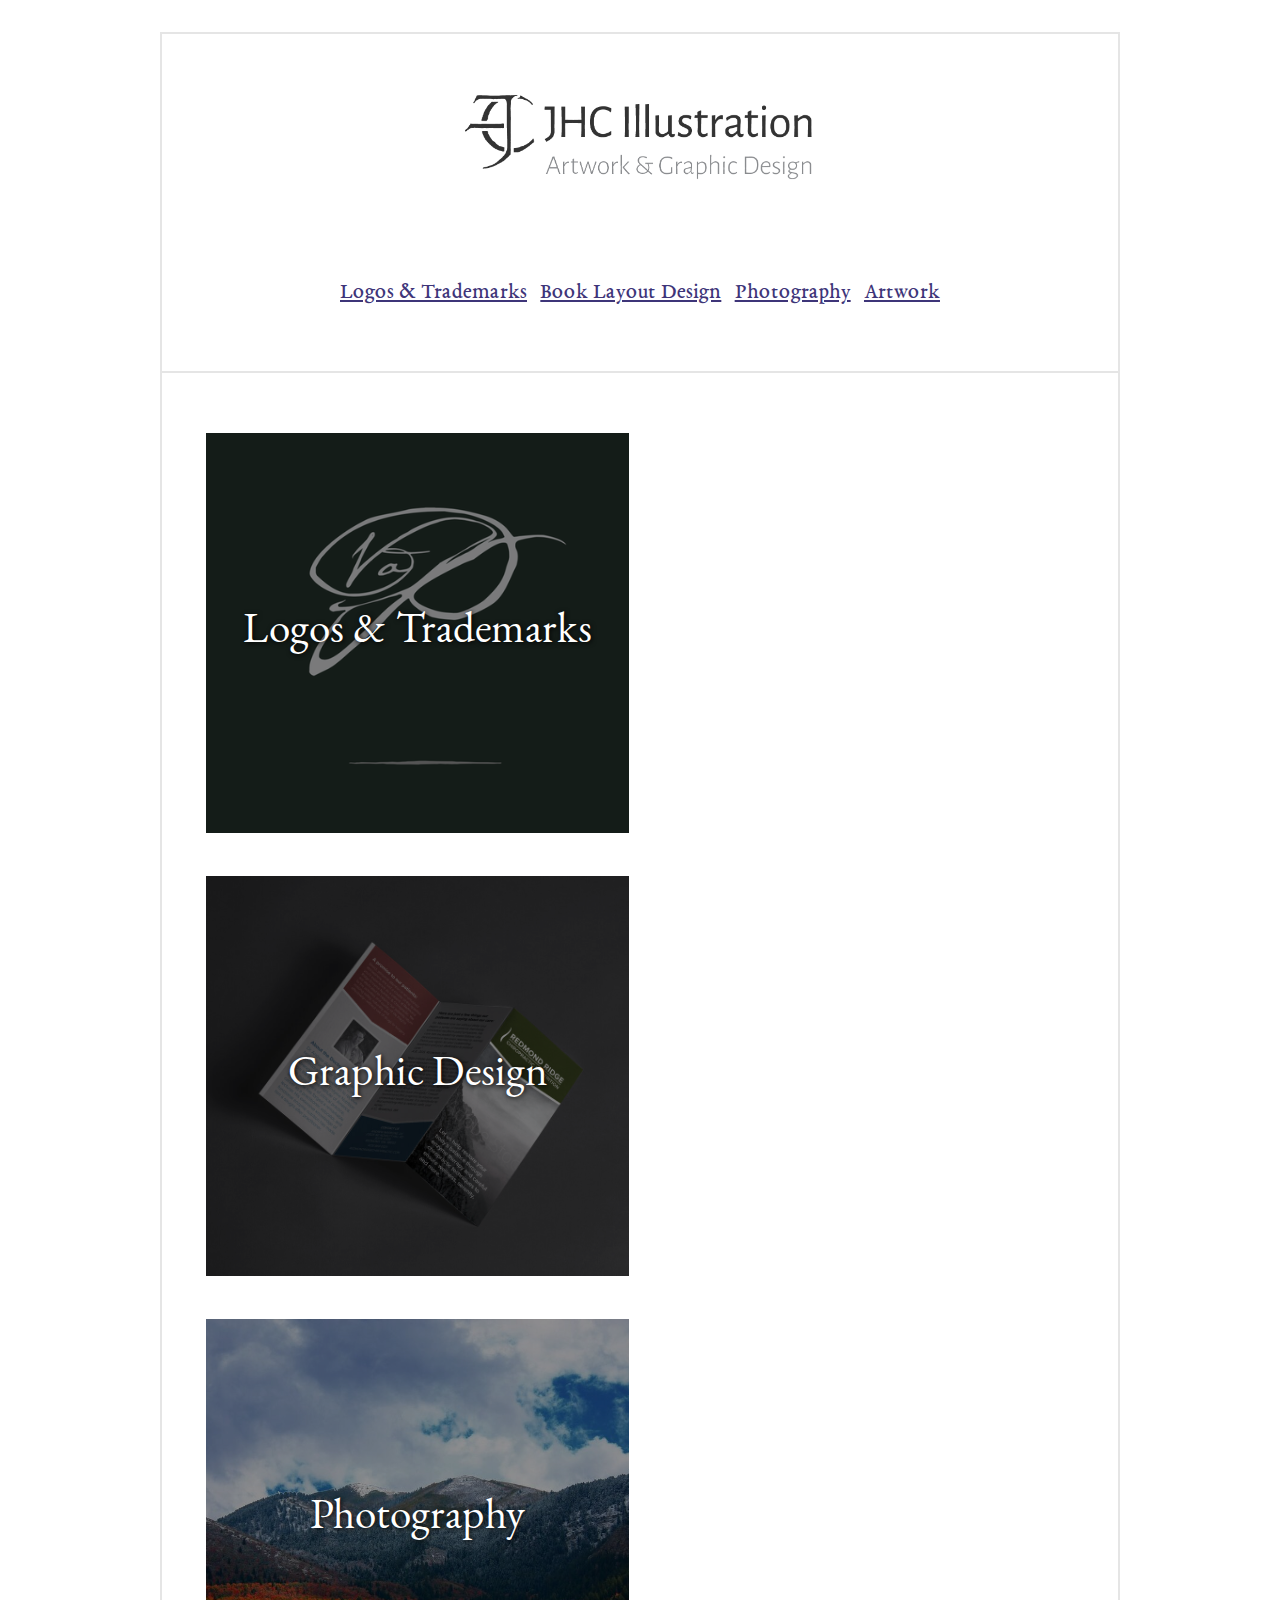
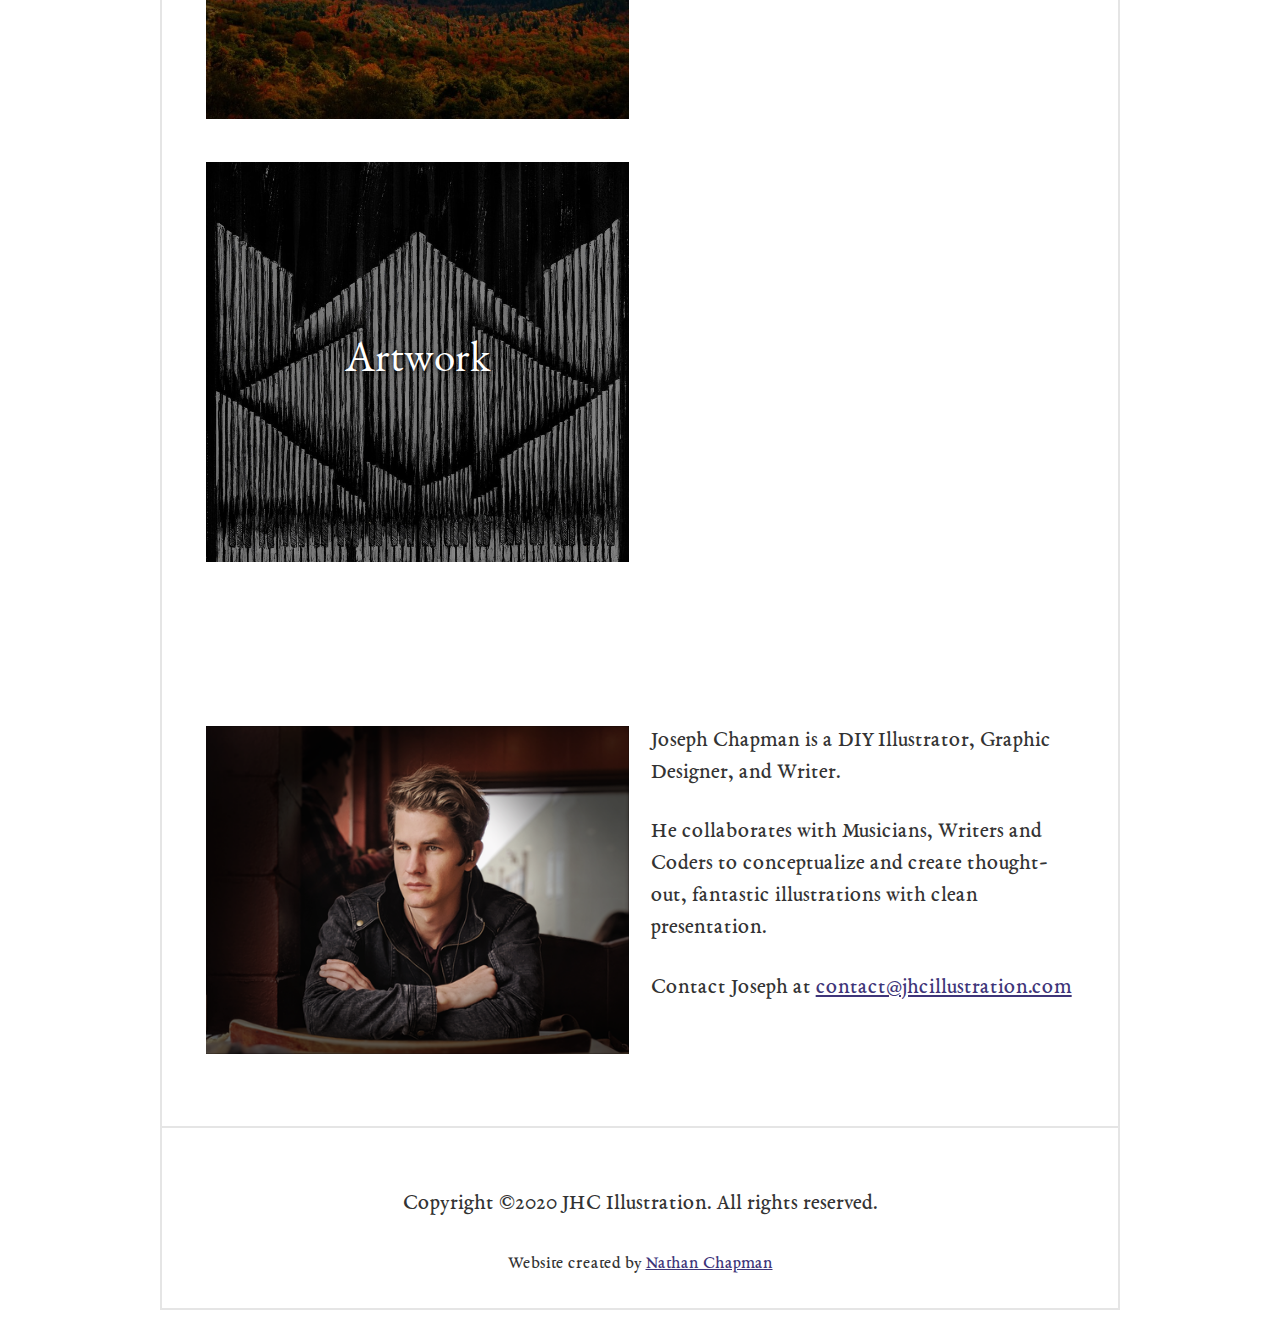
<file: index.html>
<!DOCTYPE html>
<html lang="en">
<head>
	<meta charset="UTF-8">
	<meta content="width=device-width, initial-scale=1, maximum-scale=1, user-scalable=no" name="viewport">

	<link rel="shortcut icon" href="img/favicon.ico">

	<title>JHC Illustration</title>

	<meta content="Artwork and Graphic Design" name="description">
	<meta content="artwork, garphic design, logos, media, print, type, fonts, typeface" name="keywords">

	<link href="styles/normalize.css" rel="stylesheet">
	<link href="styles/index.css?v=1.1" rel="stylesheet">
</head>
<body>
<div class="border">
<header>
	<h3><img class="logo" src="images/jhc_logo.png"></h3>
	<nav>
		<a href="/logos-trademarks">Logos & Trademarks</a>
		<a href="/book-layout">Book Layout Design</a>
		<a href="/photography">Photography</a>
		<a href="/artwork">Artwork</a>
	</nav>
</header>

<main>
	<article id="portfolio">
		<section class="portfolio">
			<a class="portfolio-item logos-trademarks" href="/logos-trademarks">Logos & Trademarks</a>
			<a class="portfolio-item graphic-design" href="/graphic-design">Graphic Design</a>
			<a class="portfolio-item photography" href="/photography">Photography</a>
			<a class="portfolio-item artwork" href="/artwork">Artwork</a>
		</section>
	</article>
	<article id="about">
		<section class="about">
			<div class="about-item">
				<img class="portrait" src="../images/portrait.png">
			</div>
			<div class="about-item">
				<p>Joseph Chapman is a DIY Illustrator, Graphic Designer, and Writer.</p>
				<p>He collaborates with Musicians, Writers and Coders to conceptualize and create thought-out, fantastic illustrations with clean presentation.</p>
				<p>Contact Joseph at <a href="mailto:contact@jhcillustration.com">contact@jhcillustration.com</a></p>
			</div>
		</section>
	</article>
</main>

<footer>
	<p>Copyright ©2020 JHC Illustration. All rights reserved.</p>
	<p><small>Website created by <a href="https://nathanjchapman.com/websites">Nathan Chapman</a></small></p>
</footer>
</div>
</body>
</html>
</file>
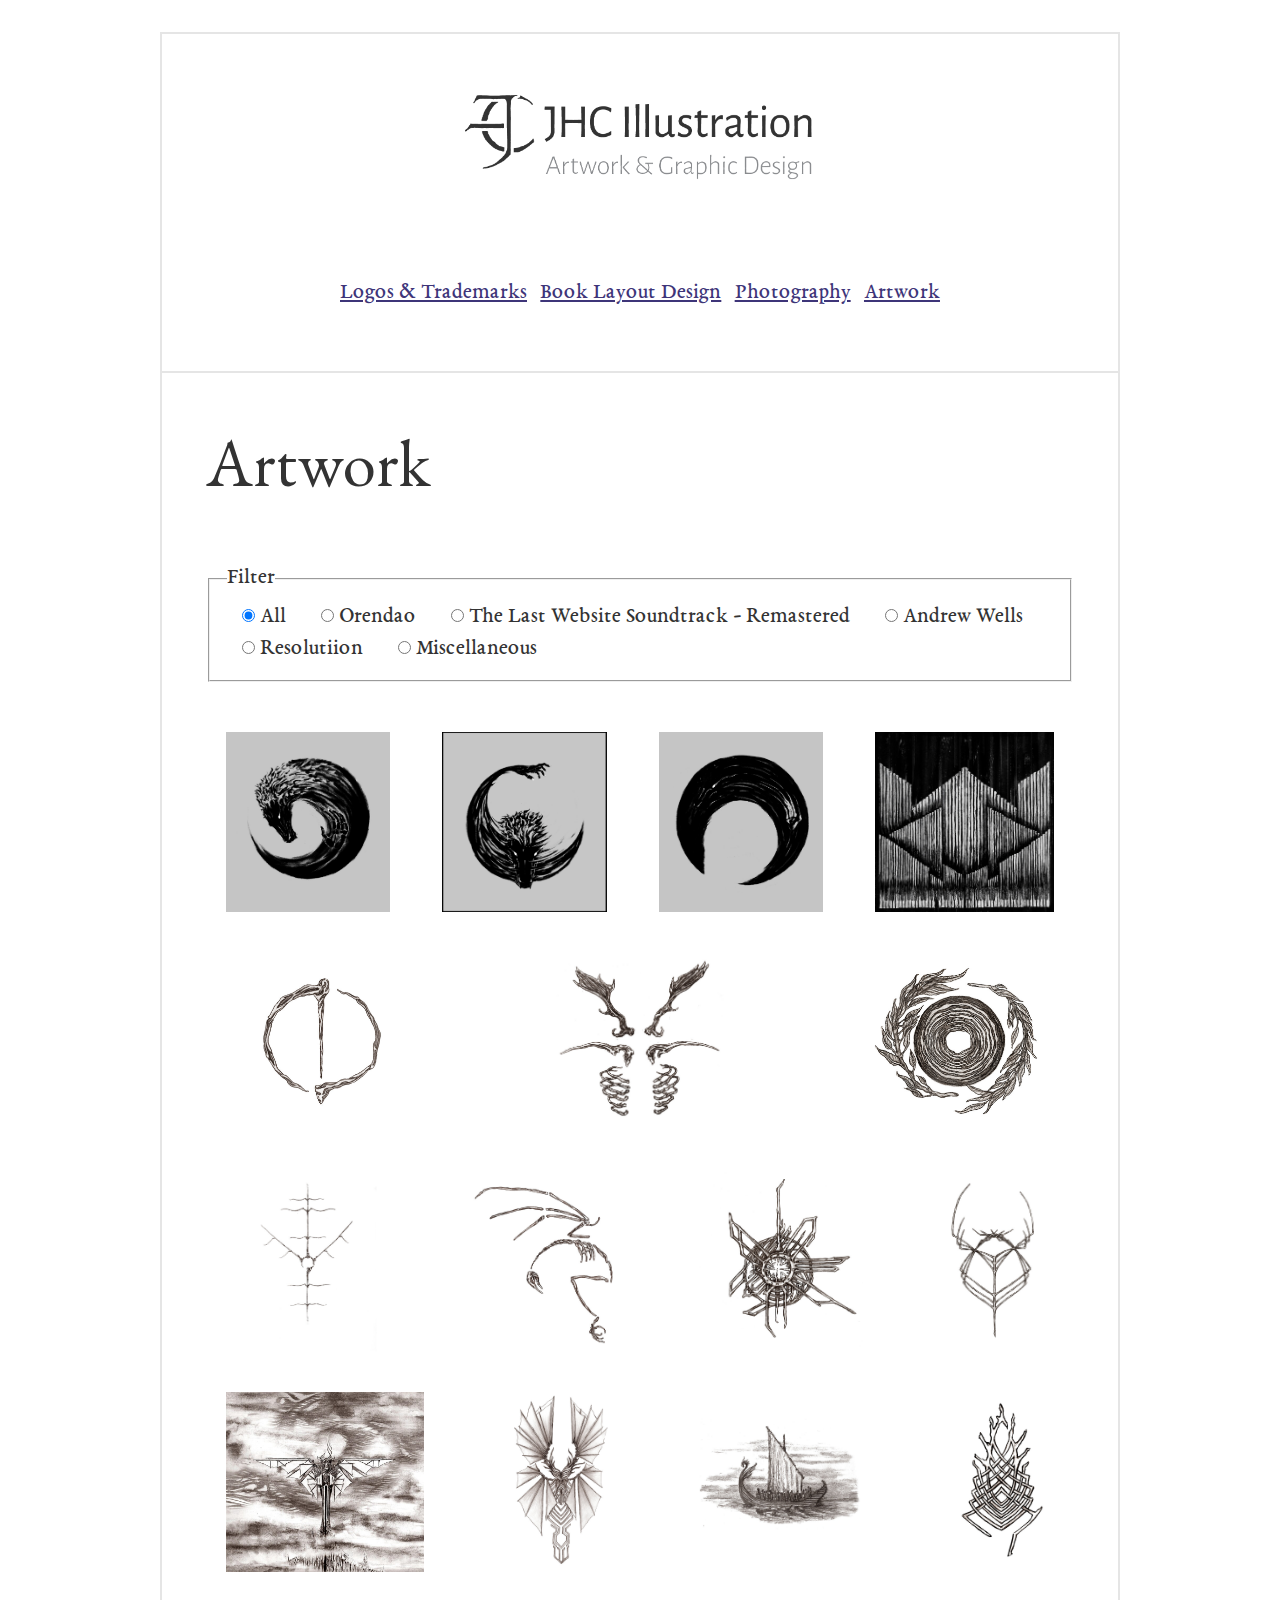
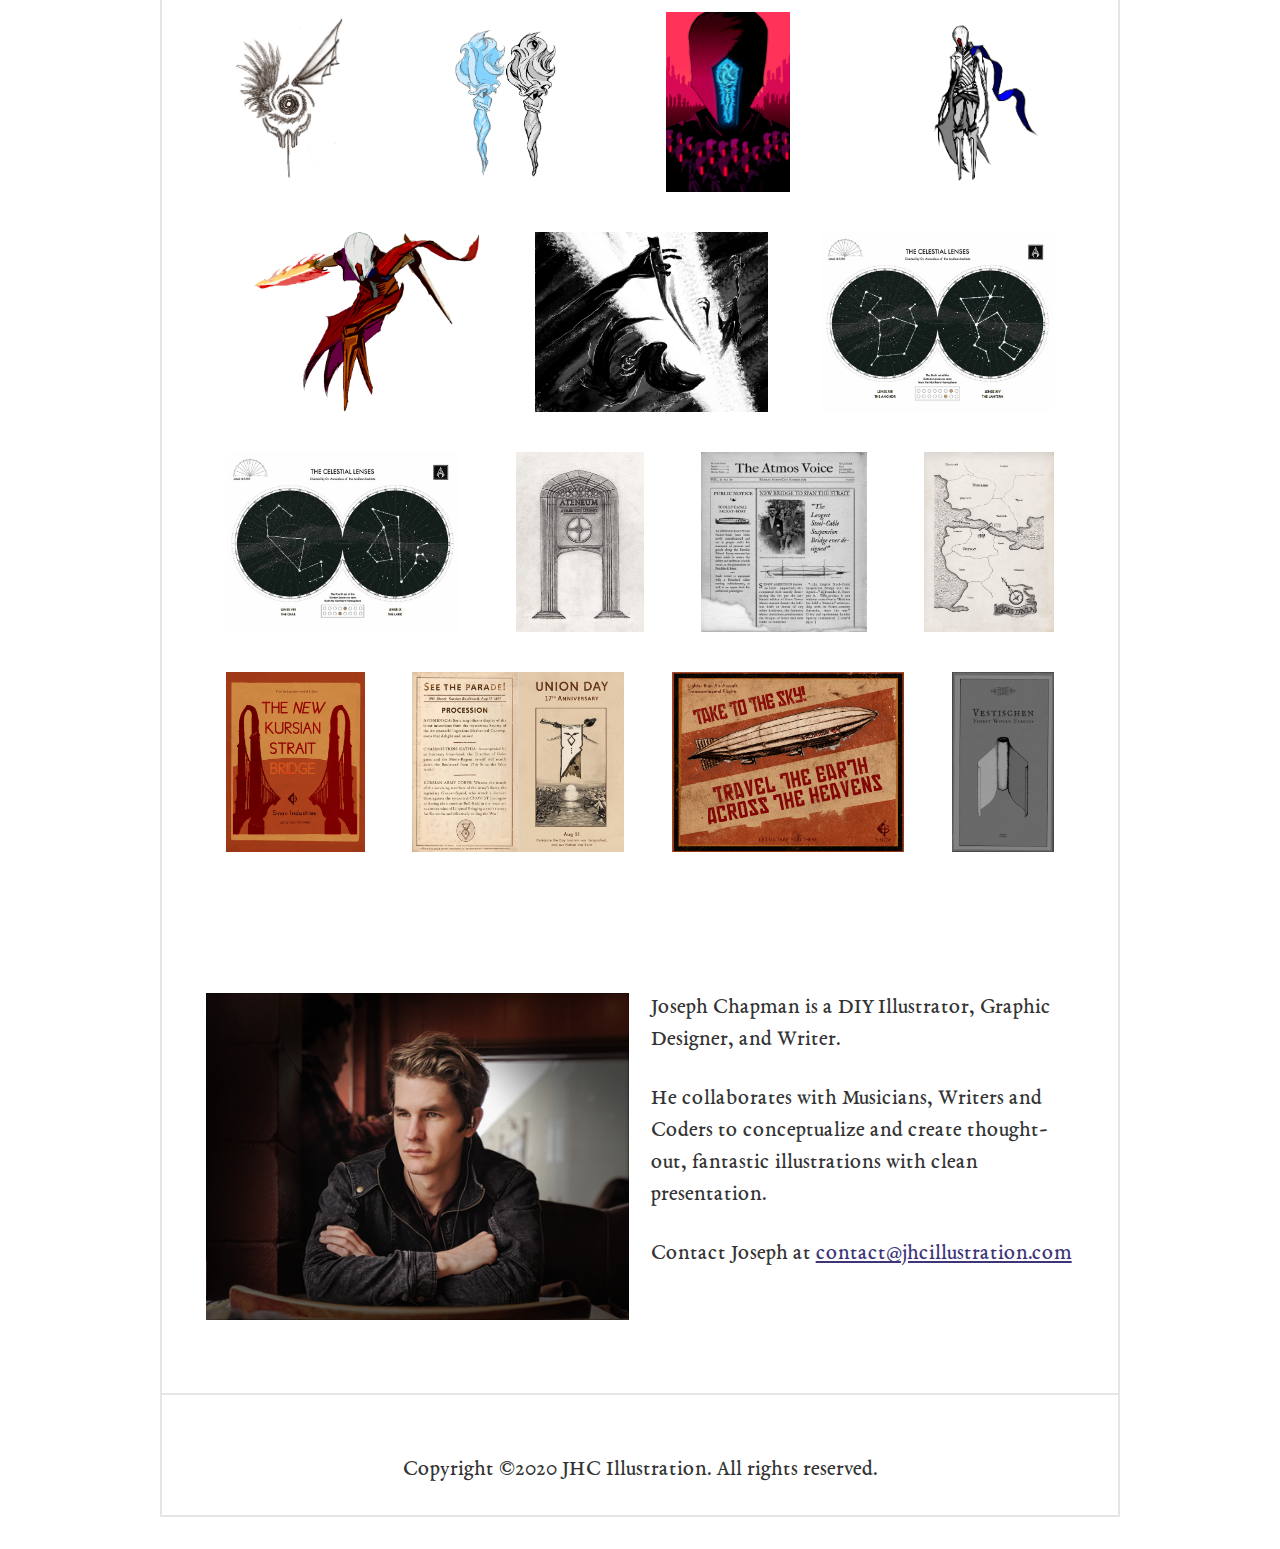
<file: artwork/index.html>
<!DOCTYPE html>
<html lang="en">
<head>
	<meta charset="UTF-8">
	<meta content="width=device-width, initial-scale=1, maximum-scale=1, user-scalable=no" name="viewport">

	<link rel="shortcut icon" href="../img/favicon.ico">

	<title>JHC Illustration</title>

	<meta content="" name="description">
	<meta content="" name="keywords">

	<link href="../styles/normalize.css" rel="stylesheet">
	<link href="../styles/index.css?v=1.1" rel="stylesheet">
	<link href="../styles/lightbox.css" rel="stylesheet">
</head>
<body>
<div class="border">
<header>
	<h3>
		<a href="/">
			<img class="logo" src="../images/jhc_logo.png">
		</a>
	</h3>
	<nav>
		<a href="/logos-trademarks">Logos & Trademarks</a>
		<a href="/book-layout">Book Layout Design</a>
		<a href="/photography">Photography</a>
		<a href="/artwork">Artwork</a>
	</nav>
</header>

<main>
	<article id="portfolio">
		<h1>Artwork</h1>
		<section class="portfolio">
			<div id="app">
				<div id="filters">
					<form><fieldset>
						<legend>Filter</legend>
						<span>
							<input type="radio" id="all" 
							name="filters" checked
							v-on:click="updateFilter('all')"/>
							<label for="all">All</label>
						</span>
						<span>
							<input type="radio" id="orendao"
							name="filters" 
							v-on:click="updateFilter('orendao')"/>
							<label for="orendao">Orendao</label>
						</span>
						<span>
							<input type="radio" id="last-website-remastered"
							name="filters" 
							v-on:click="updateFilter('last-website-remastered')"/>
							<label for="last-website-remastered">The Last Website Soundtrack - Remastered</label>
						</span>
						<span>
							<input type="radio" id="andrew-wells"
							name="filters" 
							v-on:click="updateFilter('andrew-wells')"/>
							<label for="andrew-wells">Andrew Wells</label>
						</span>
						<span>
							<input type="radio" id="resolutiion"
							name="filters" 
							v-on:click="updateFilter('resolutiion')"/>
							<label for="resolutiion">Resolutiion</label>
						</span>
						<span>
							<input type="radio" id="miscellaneous" 
							name="filters" 
							v-on:click="updateFilter('miscellaneous')" />
							<label for="miscellaneous">Miscellaneous</label>
						</span>
					</fieldset></form>
				</div>

				<transition-group name="thumbnailfade" tag="div" class="image-gallery">
					<img class="image-gallery-item" v-for="thumb in filteredImages" 
					:key="thumb.id" 
					@click="showLightbox(thumb.name)"
					:src="thumbnailDir + thumb.name"
					:alt="thumb.alt" 
					:title="thumb.alt" />
				</transition-group>

				<lightbox id="mylightbox" 
				ref="lightbox"
				:images="images"
				:directory="thumbnailDir"
				:filter="galleryFilter"
				:timeoutDuration="5000"
				/>
			</div>

		</section>
	</article>
	<article id="about">
		<section class="about">
			<div class="about-item">
				<img class="portrait" src="../images/portrait.png">
			</div>
			<div class="about-item">
				<p>Joseph Chapman is a DIY Illustrator, Graphic Designer, and Writer.</p>
				<p>He collaborates with Musicians, Writers and Coders to conceptualize and create thought-out, fantastic illustrations with clean presentation.</p>
				<p>Contact Joseph at <a href="mailto:contact@jhcillustration.com">contact@jhcillustration.com</a></p>
			</div>
		</section>
	</article>
</main>

<footer>
	<p>Copyright ©2020 JHC Illustration. All rights reserved.</p>
</footer>

<script type="text/javascript" src="../scripts/lib/vue.js"></script>
<script type="text/javascript" src="../scripts/lib/lightbox.js"></script>
<script type="text/javascript" src="../scripts/main.js"></script>
</div>
</body>
</html>
</file>
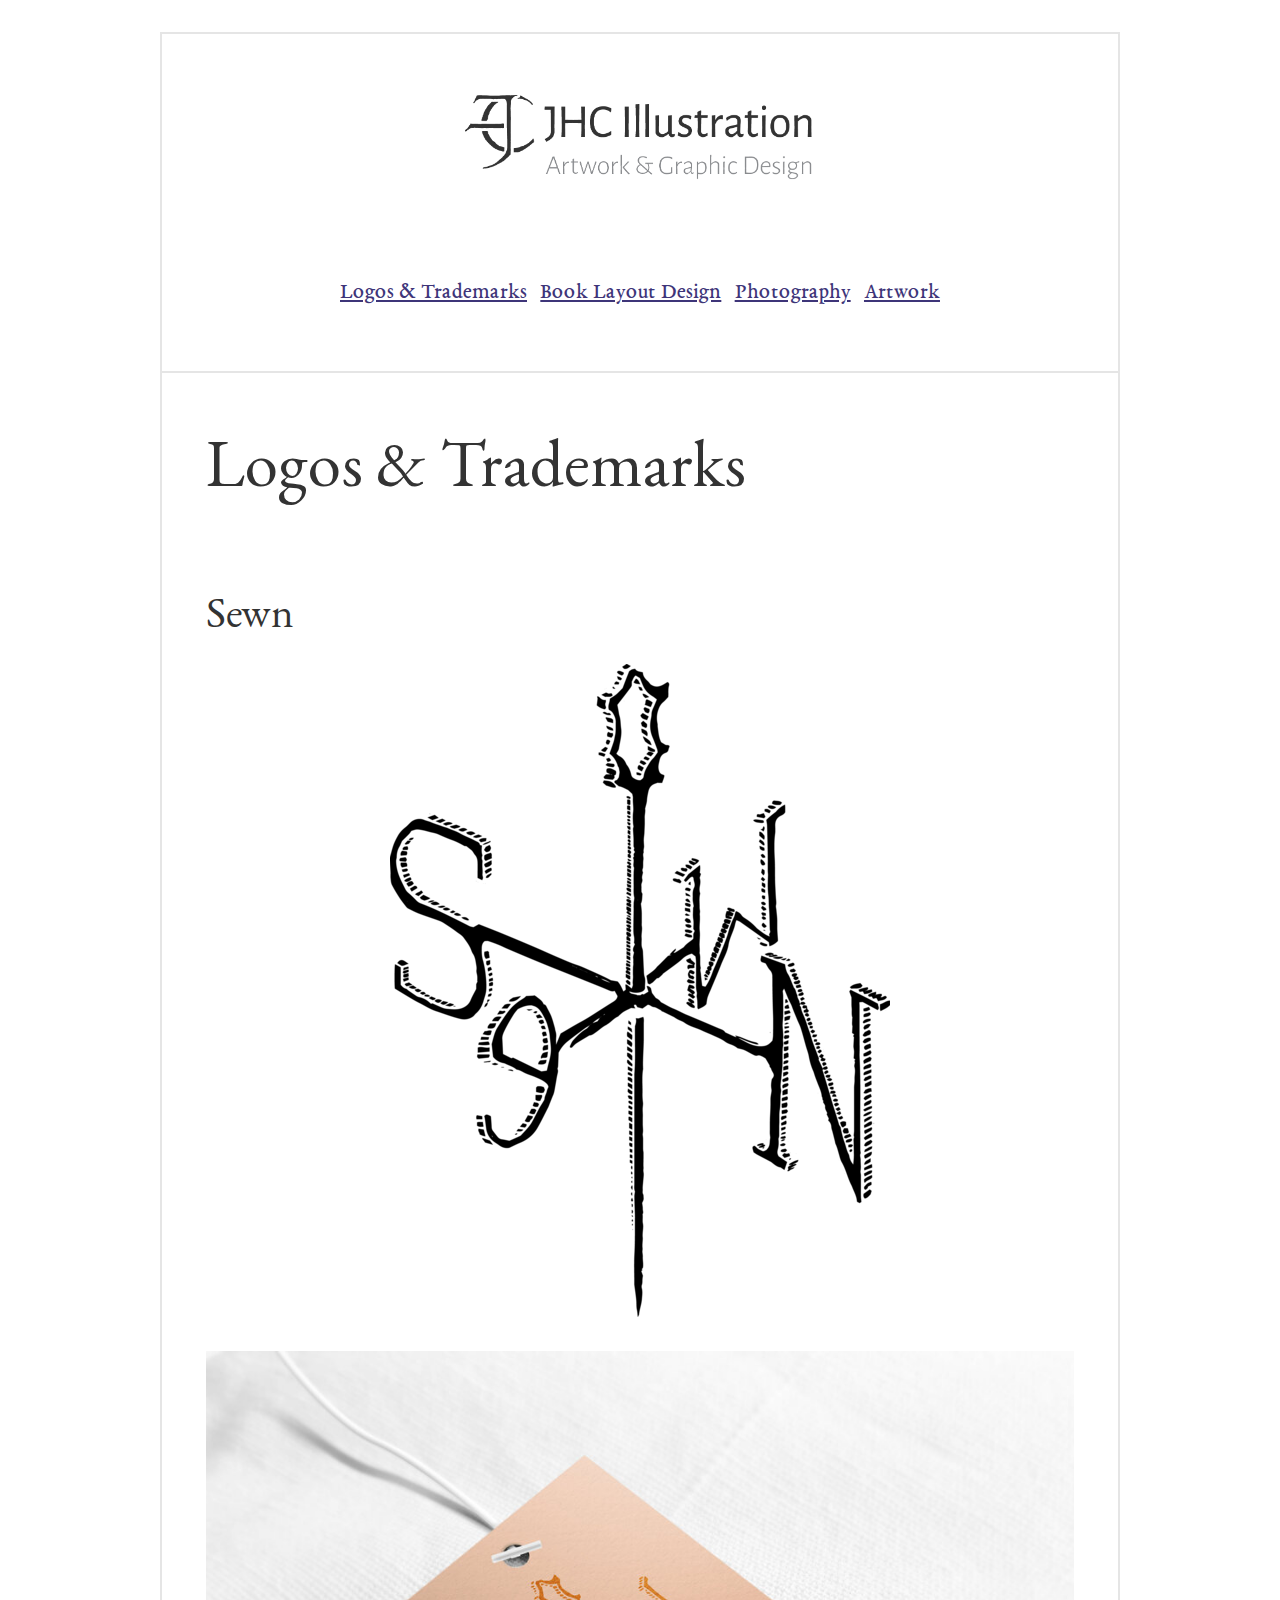
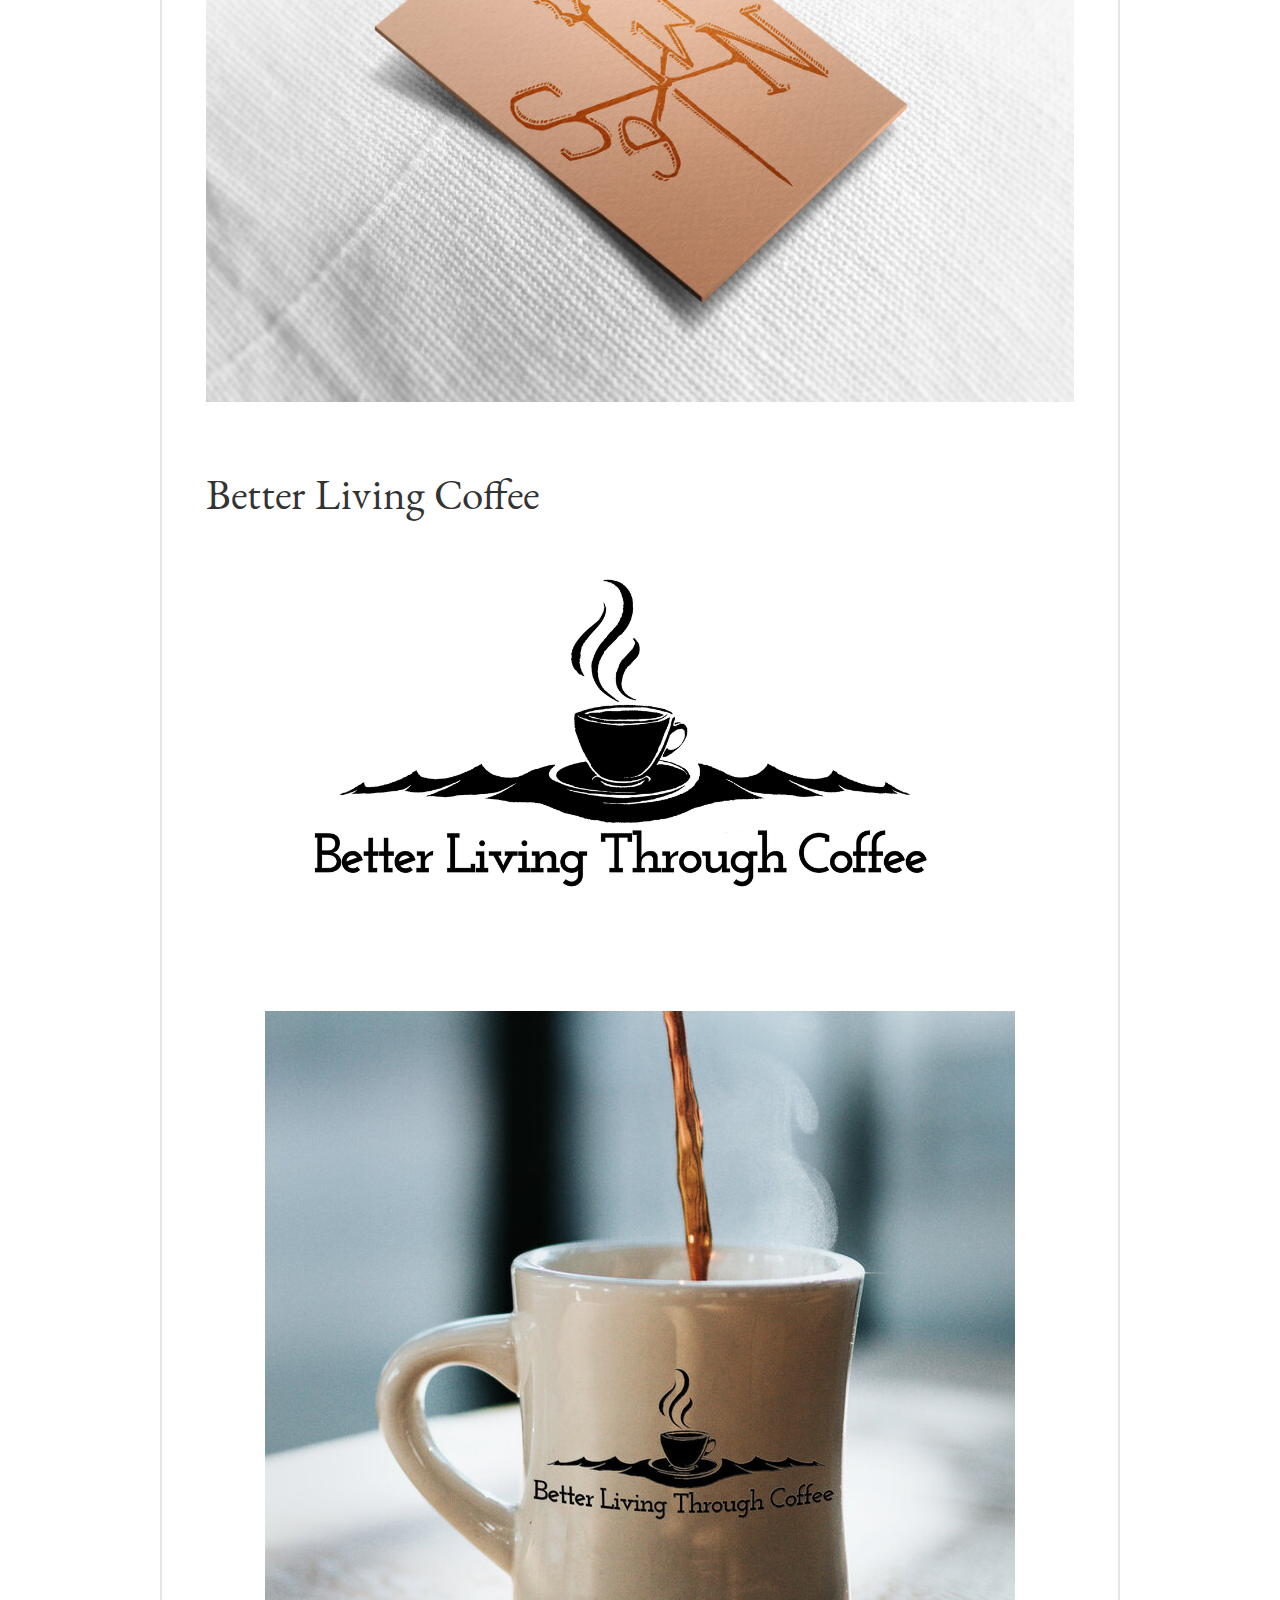
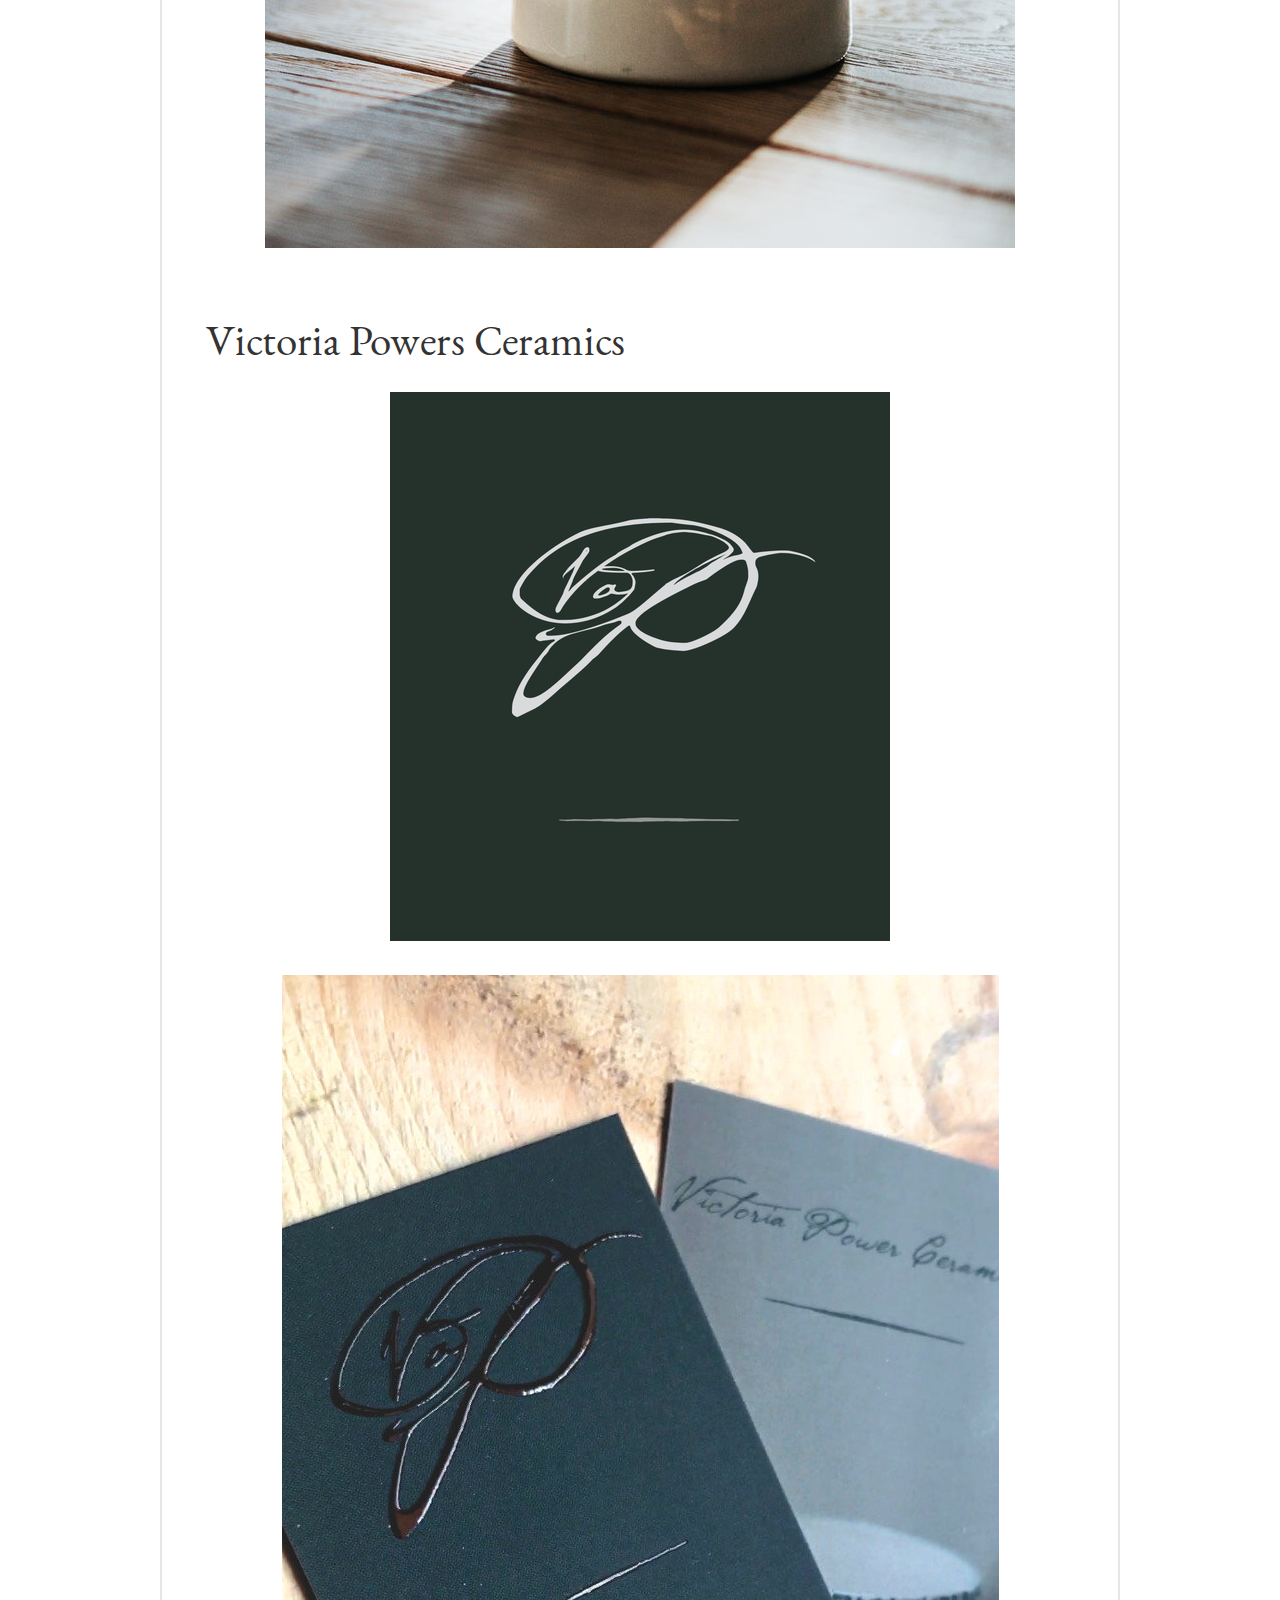
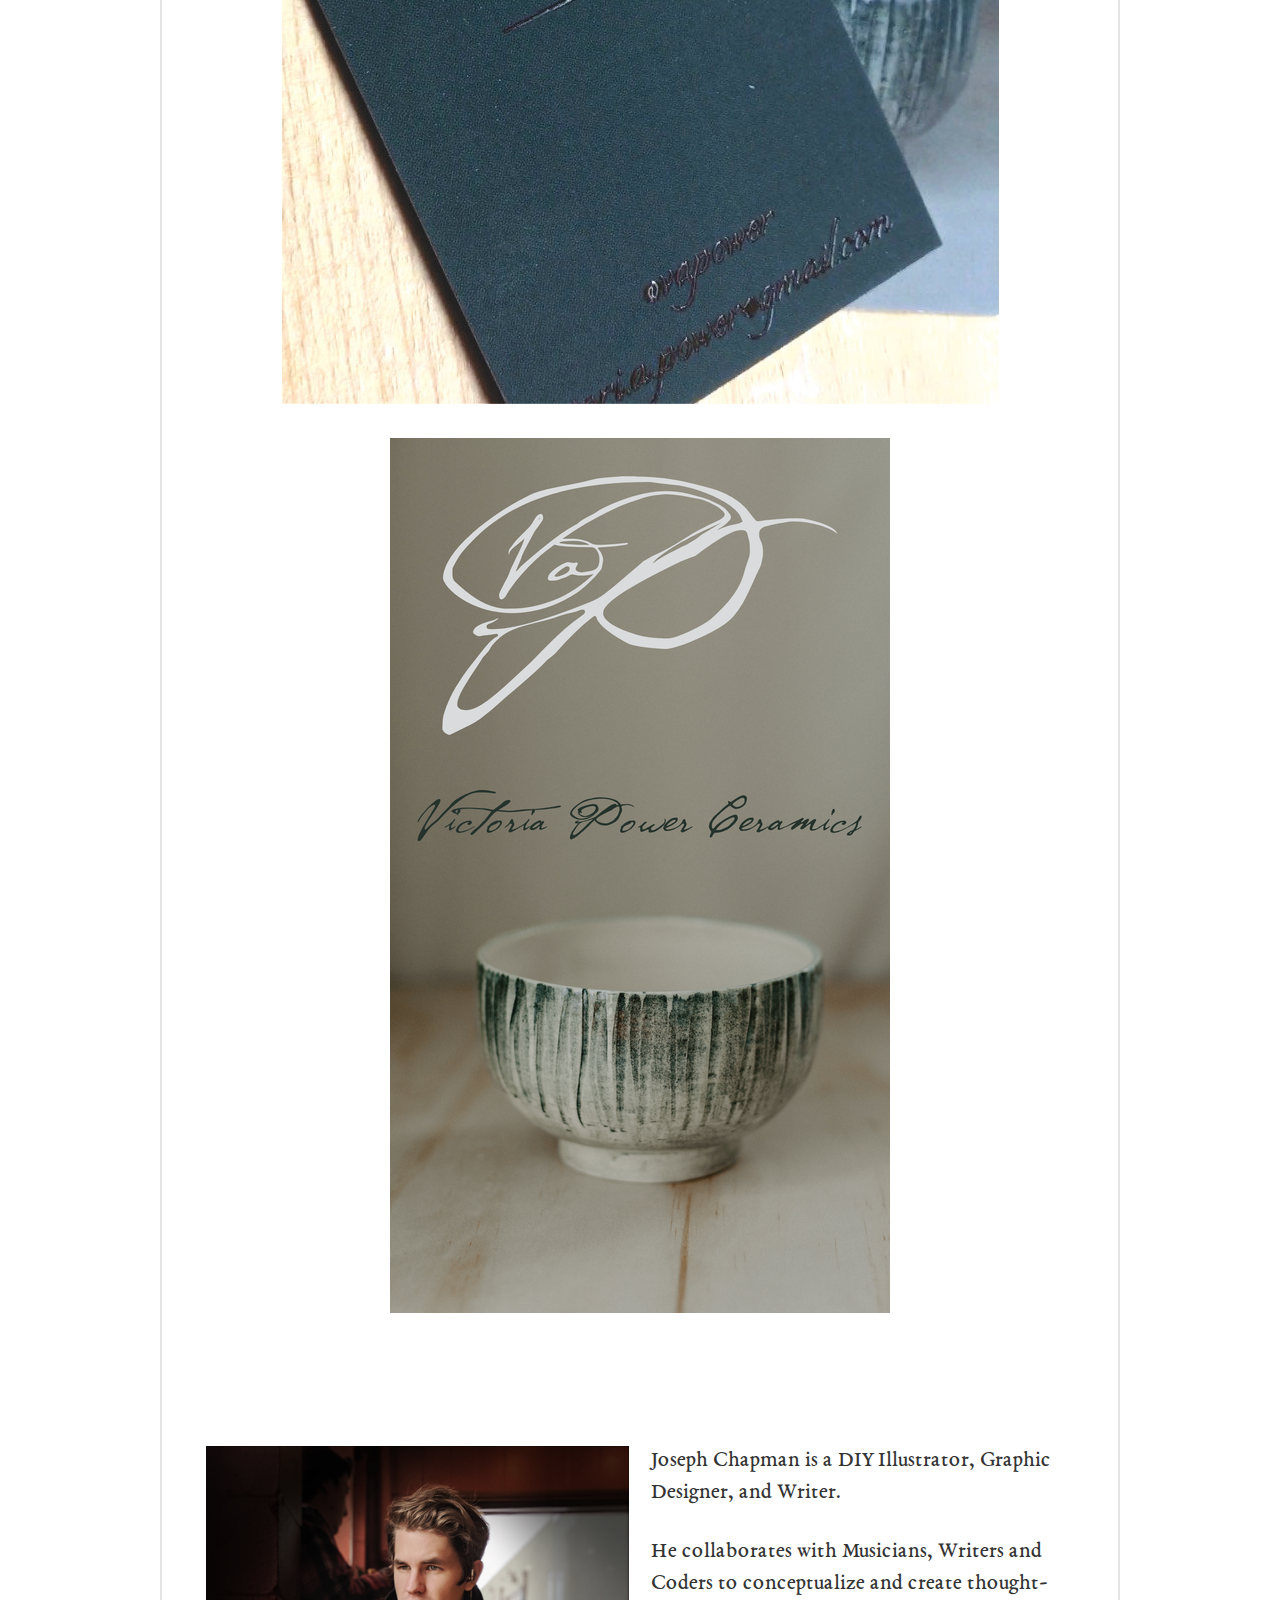
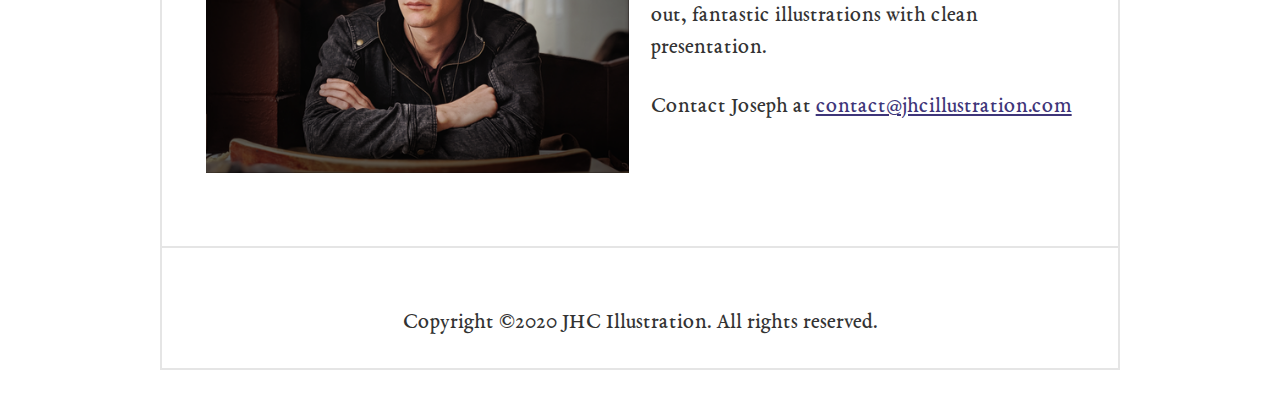
<file: logos-trademarks/index.html>
<!DOCTYPE html>
<html lang="en">
<head>
	<meta charset="UTF-8">
	<meta content="width=device-width, initial-scale=1, maximum-scale=1, user-scalable=no" name="viewport">

	<link rel="shortcut icon" href="../img/favicon.ico">

	<title>JHC Illustration</title>

	<meta content="" name="description">
	<meta content="" name="keywords">

	<link href="../styles/normalize.css" rel="stylesheet">
	<link href="../styles/index.css?v=1.1" rel="stylesheet">
</head>
<body>
<div class="border">
<header>
	<h3>
		<a href="/">
			<img class="logo" src="../images/jhc_logo.png">
		</a>
	</h3>
	<nav>
		<a href="/logos-trademarks">Logos & Trademarks</a>
		<a href="/book-layout">Book Layout Design</a>
		<a href="/photography">Photography</a>
		<a href="/artwork">Artwork</a>
	</nav>
</header>

<main>
	<article id="portfolio">
		<h1>Logos & Trademarks</h1>
		<section class="logos-trademarks">
			<h3>Sewn</h3>
			<img src="../images/sewn_logo.png">
			<img src="../images/sewn_tag.jpg">
		</section>
		<section class="logos-trademarks">
			<h3>Better Living Coffee</h3>
			<img src="../images/blt_logo.png">
			<img src="../images/blt_mug.jpg">
		</section>
		<section class="logos-trademarks">
			<h3>Victoria Powers Ceramics</h3>
			<img src="../images/vp_ceramics.png">
			<img src="../images/vp_pamphlet.jpg">
			<img src="../images/vp_bowl.png">
		</section>
	</article>
	<article id="about">
		<section class="about">
			<div class="about-item">
				<img class="portrait" src="../images/portrait.png">
			</div>
			<div class="about-item">
				<p>Joseph Chapman is a DIY Illustrator, Graphic Designer, and Writer.</p>
				<p>He collaborates with Musicians, Writers and Coders to conceptualize and create thought-out, fantastic illustrations with clean presentation.</p>
				<p>Contact Joseph at <a href="mailto:contact@jhcillustration.com">contact@jhcillustration.com</a></p>
			</div>
		</section>
	</article>
</main>

<footer>
	<p>Copyright ©2020 JHC Illustration. All rights reserved.</p>
</footer>
</div>
</body>
</html>
</file>
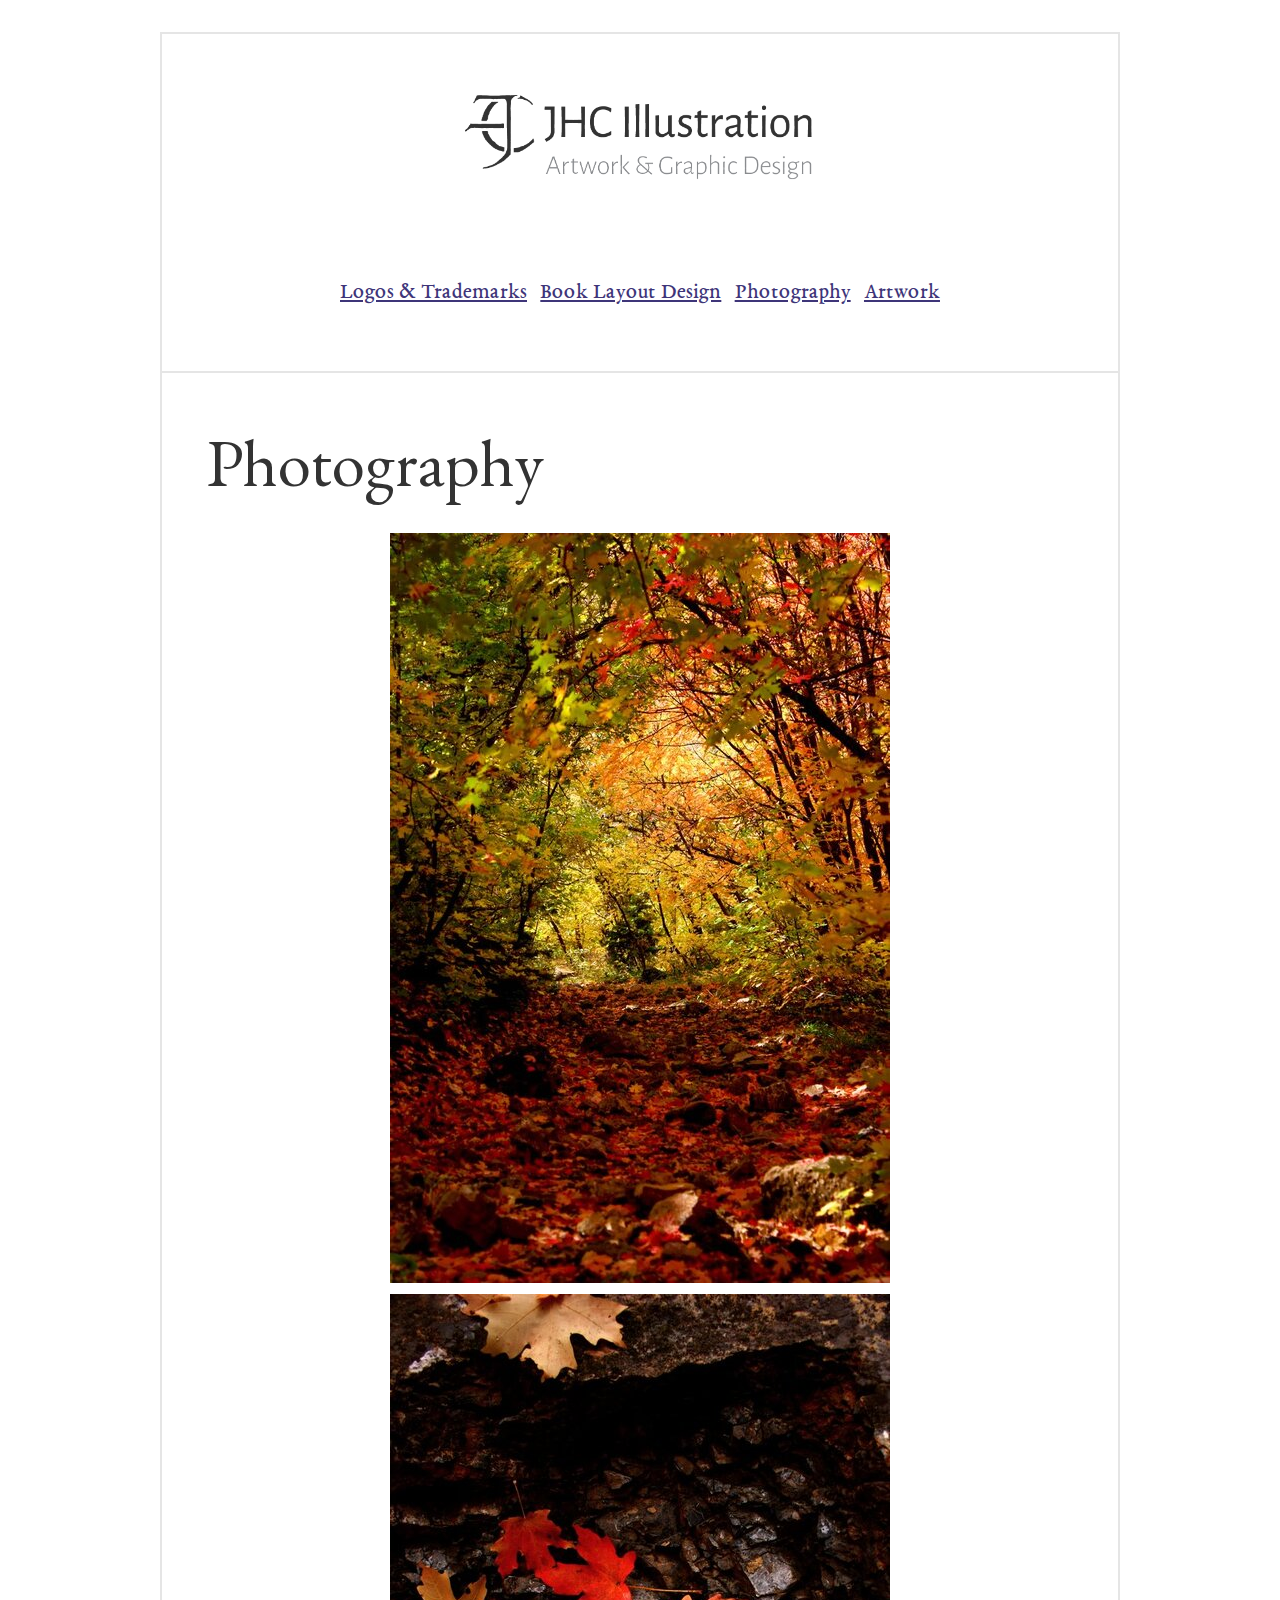
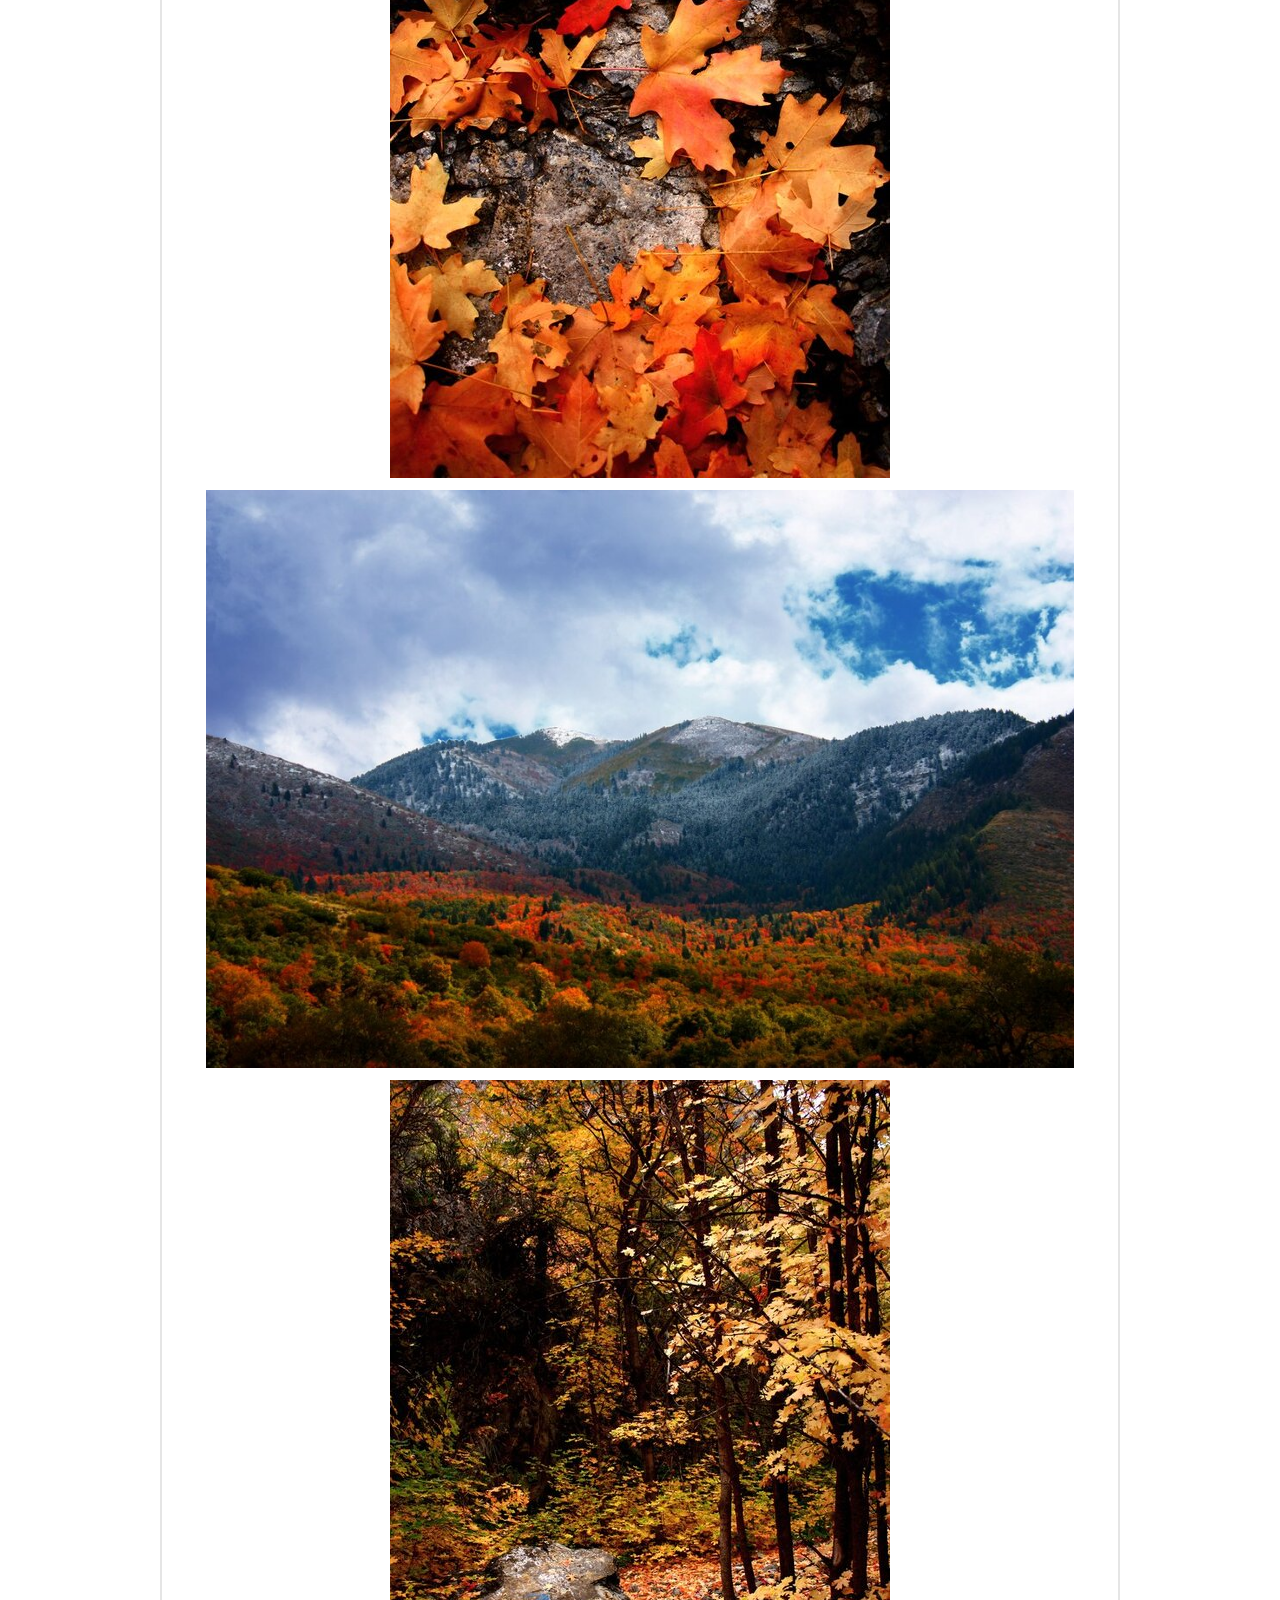
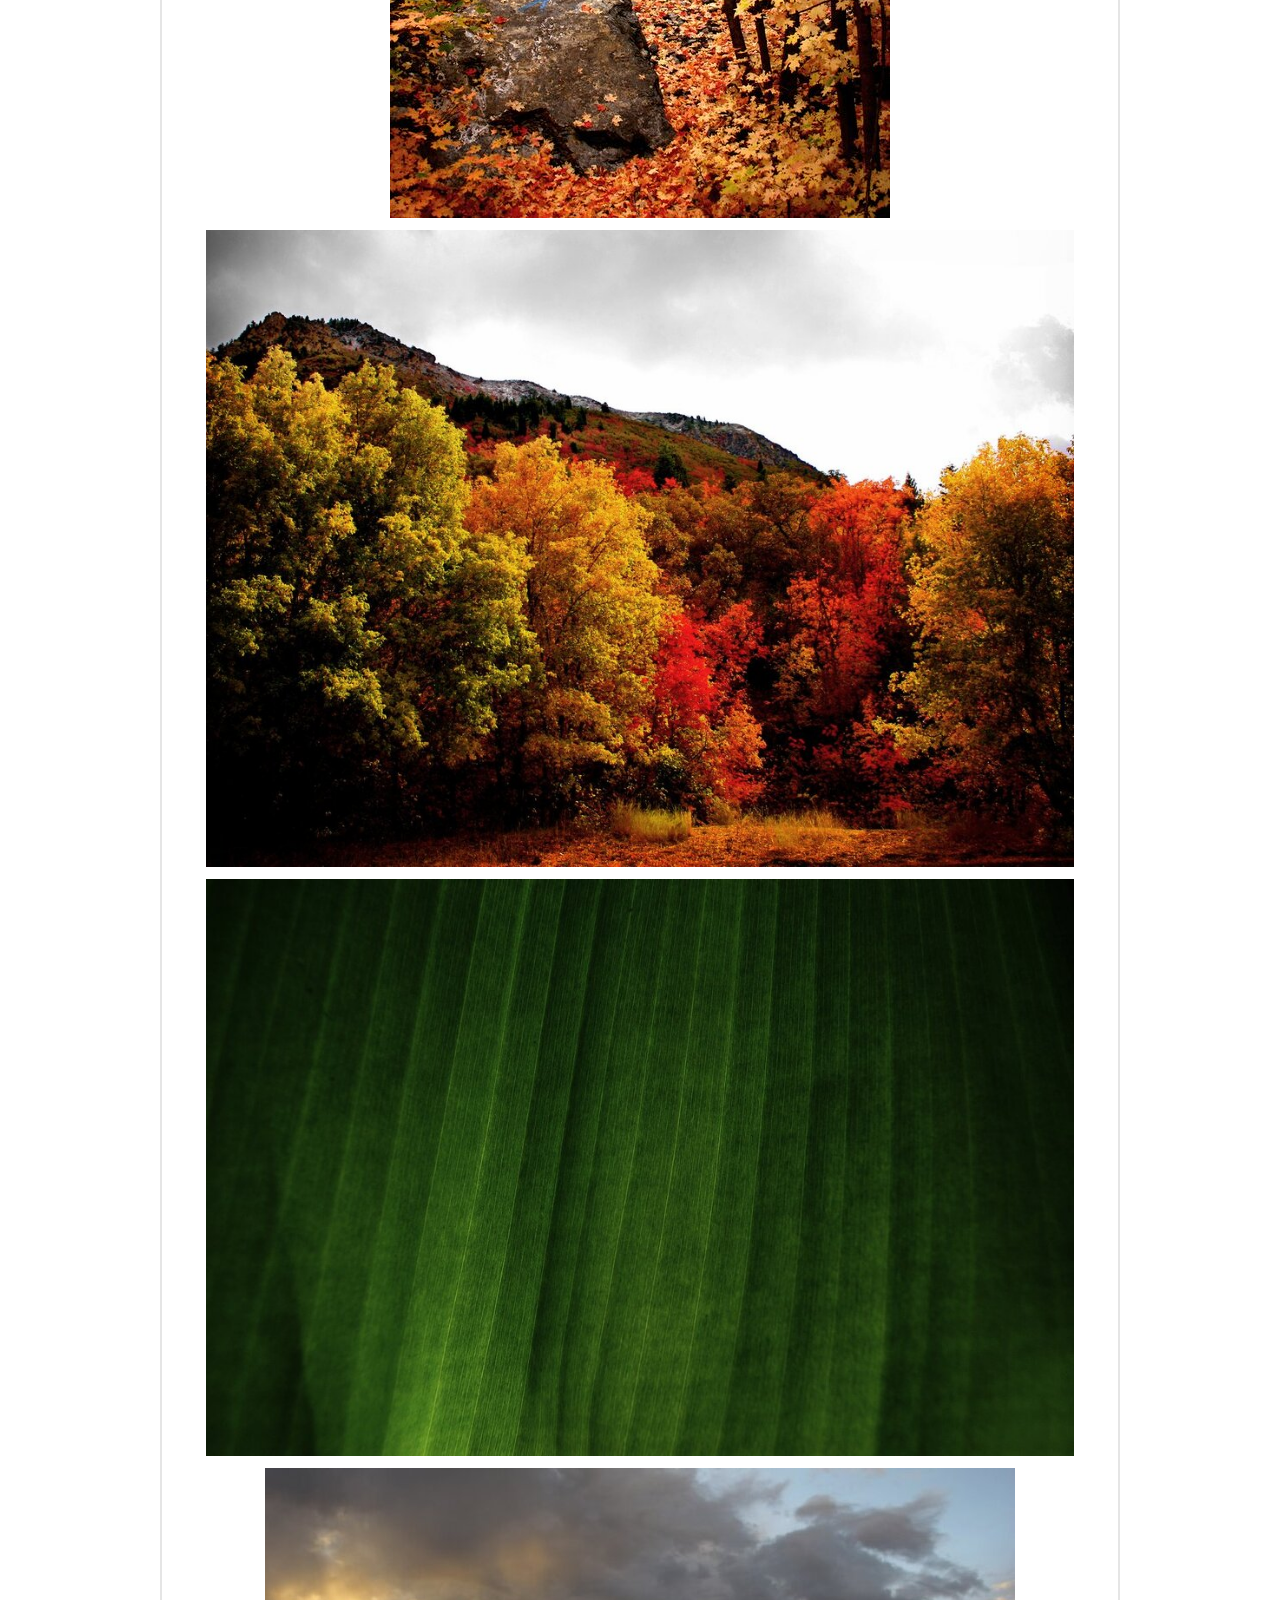
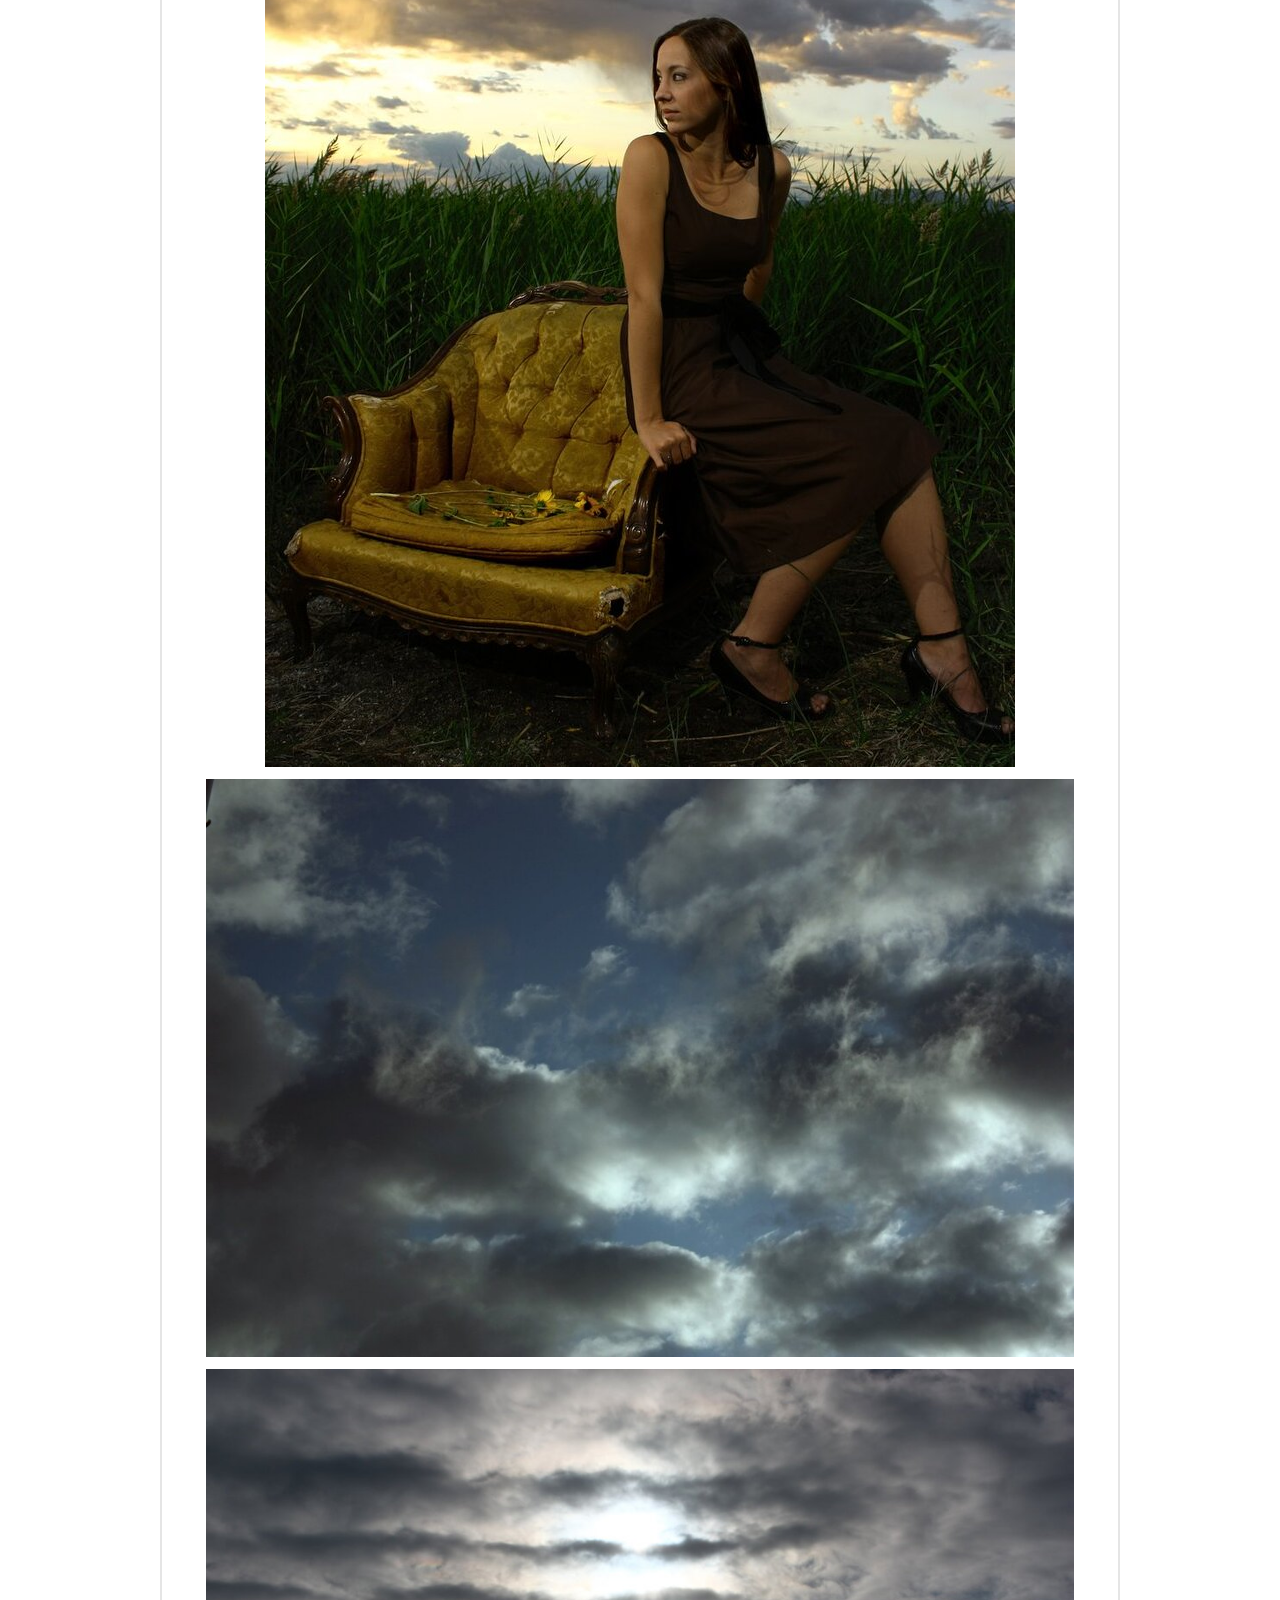
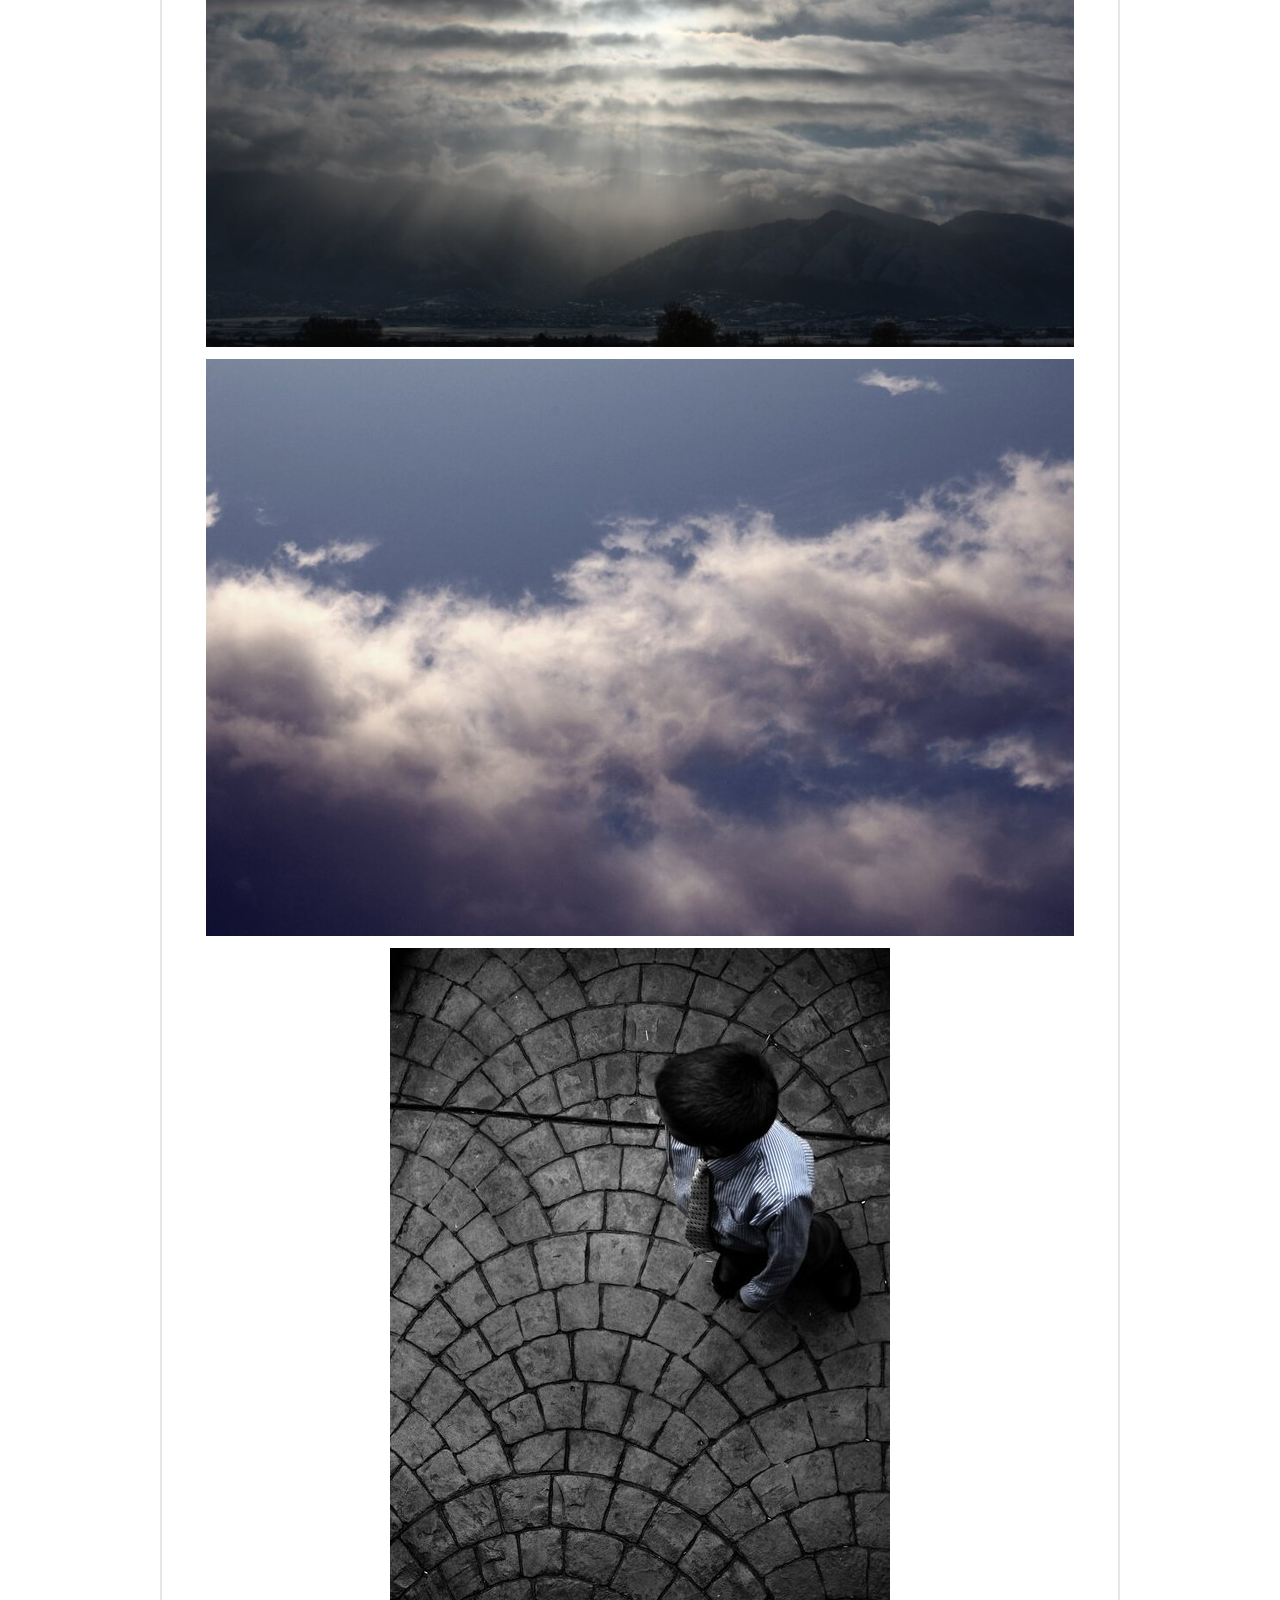
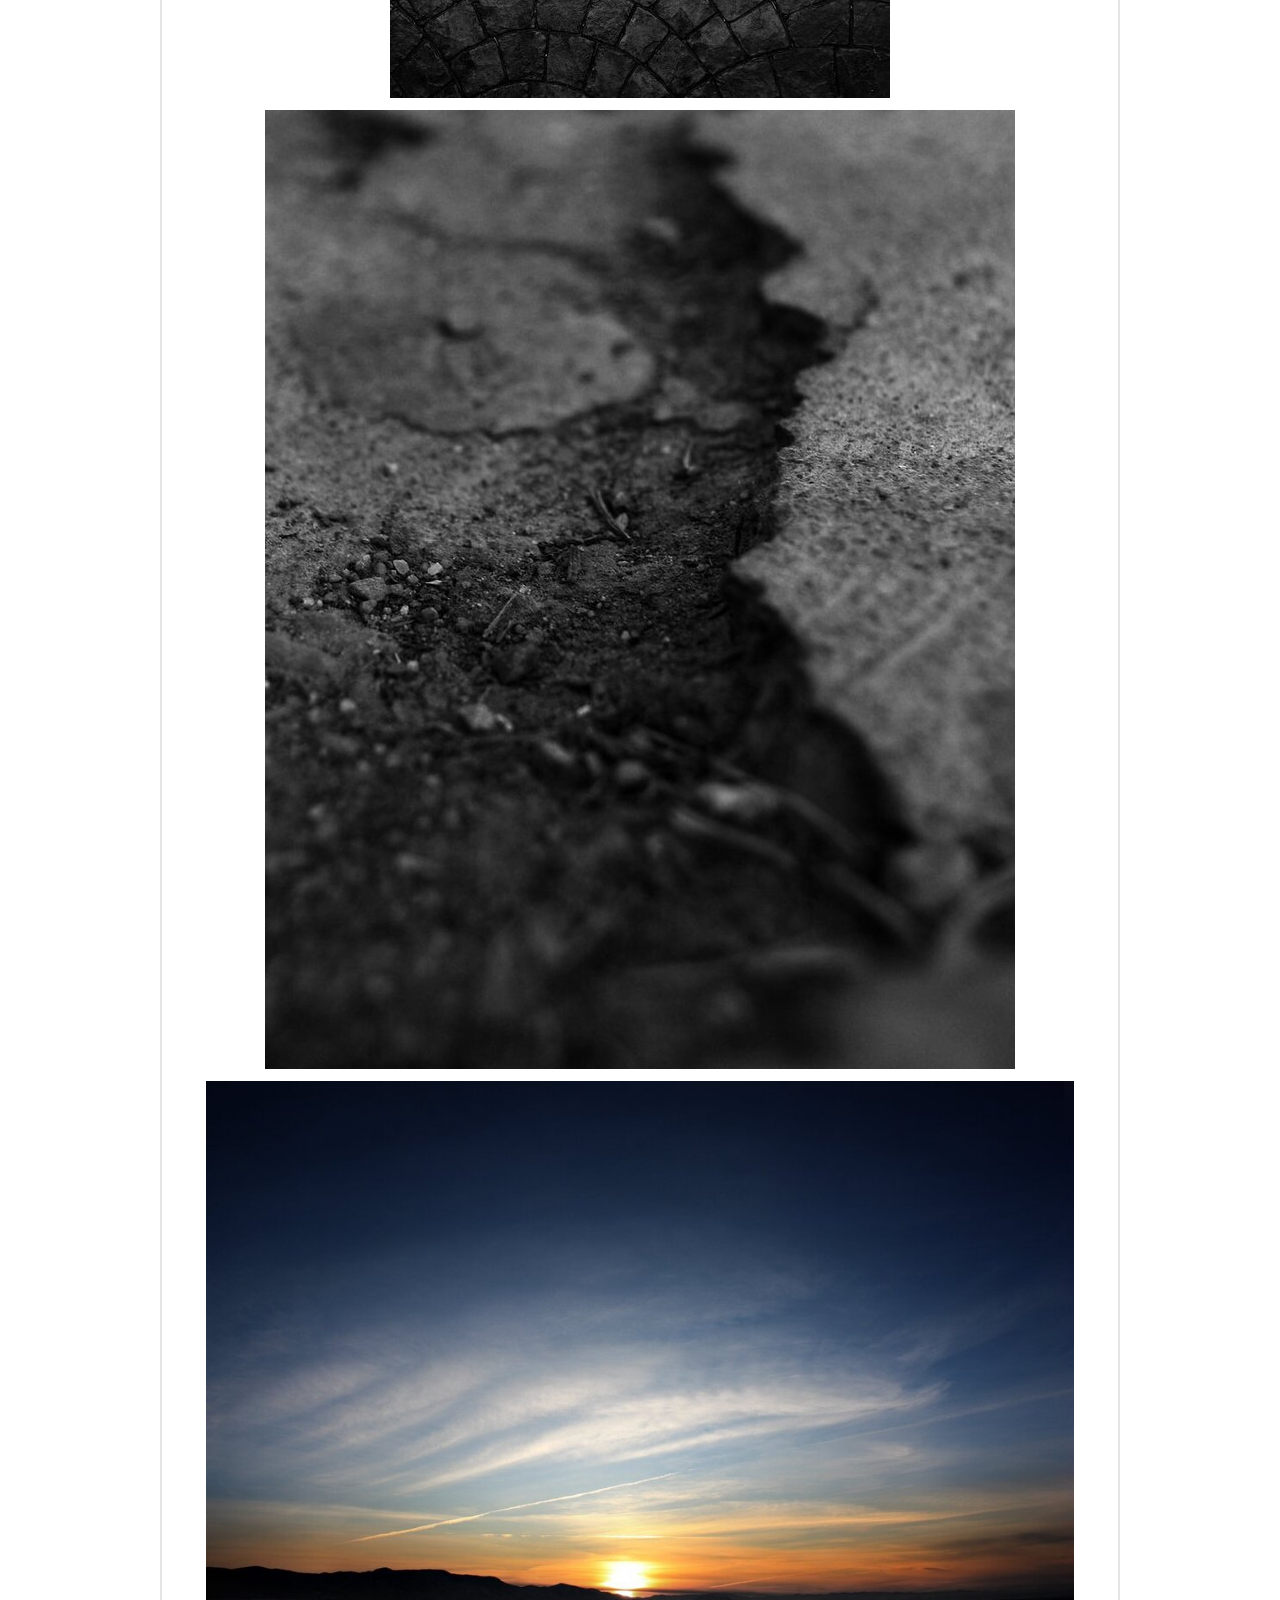
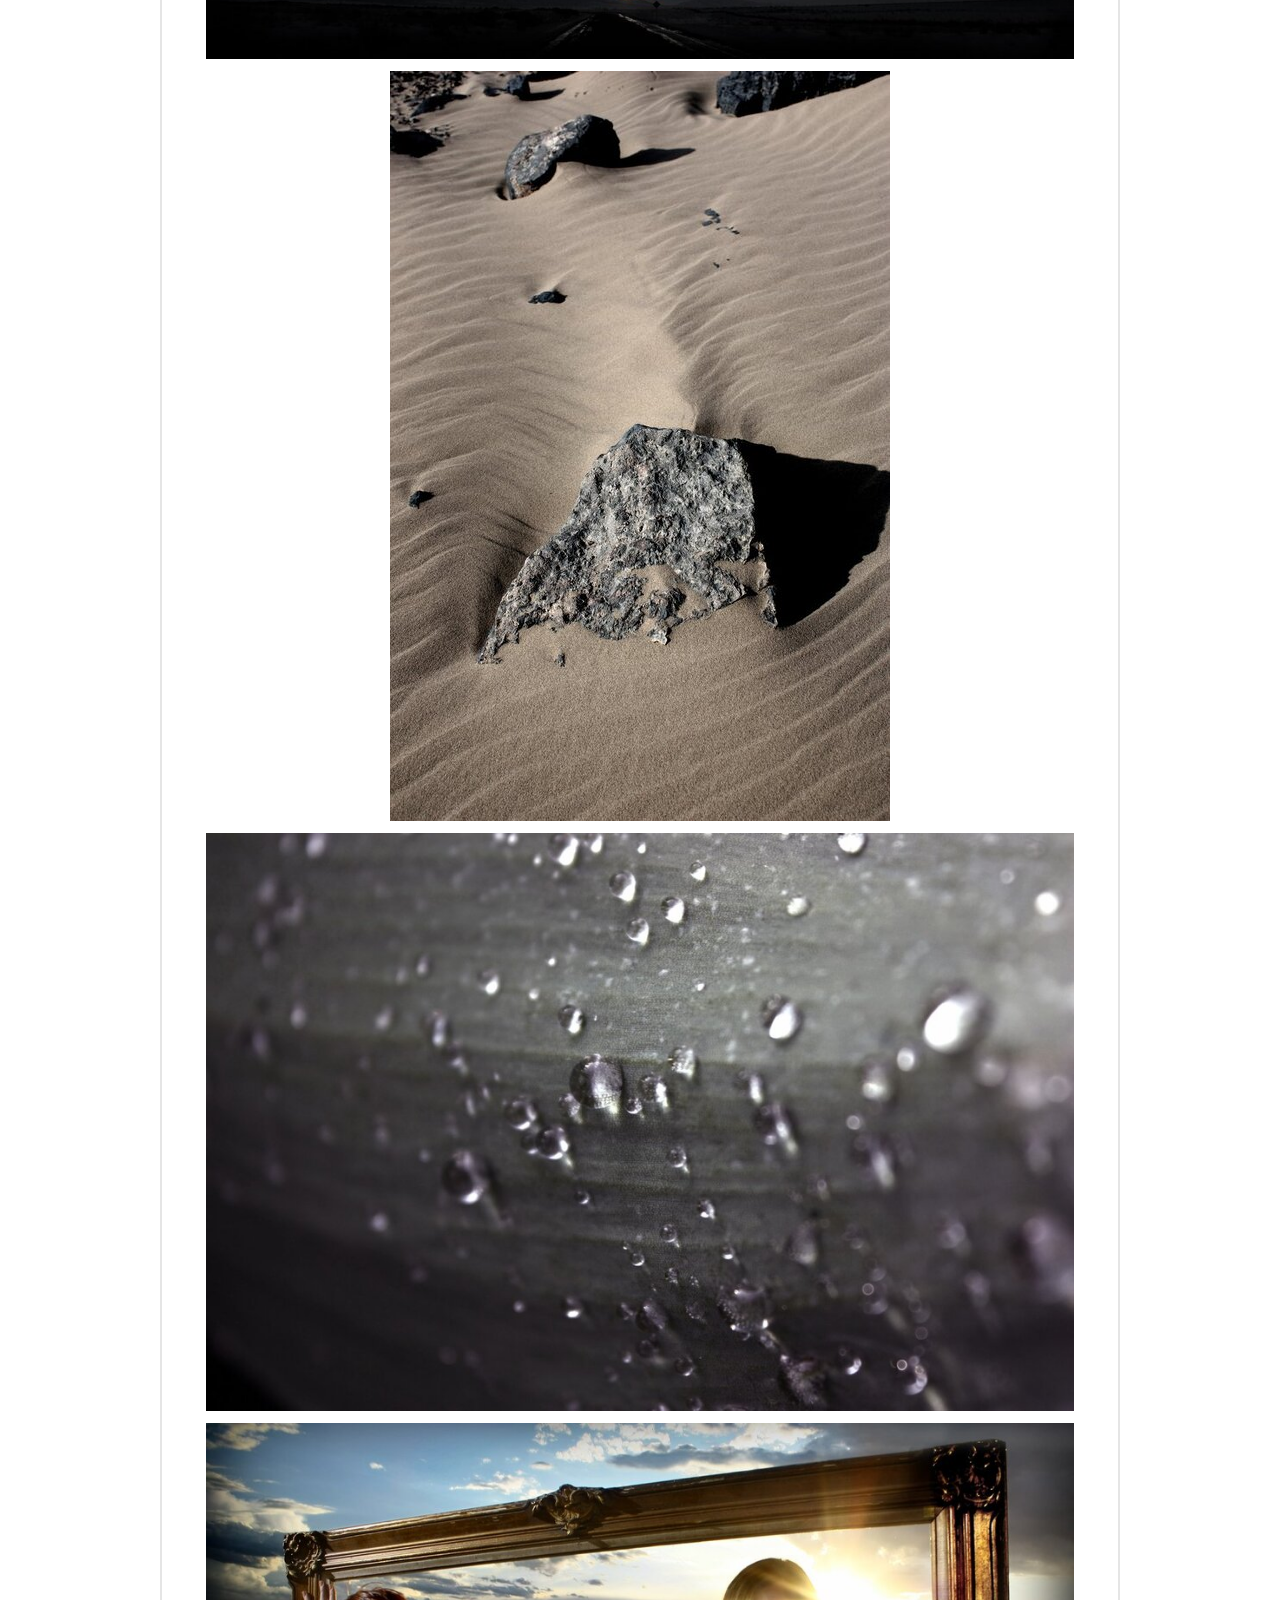
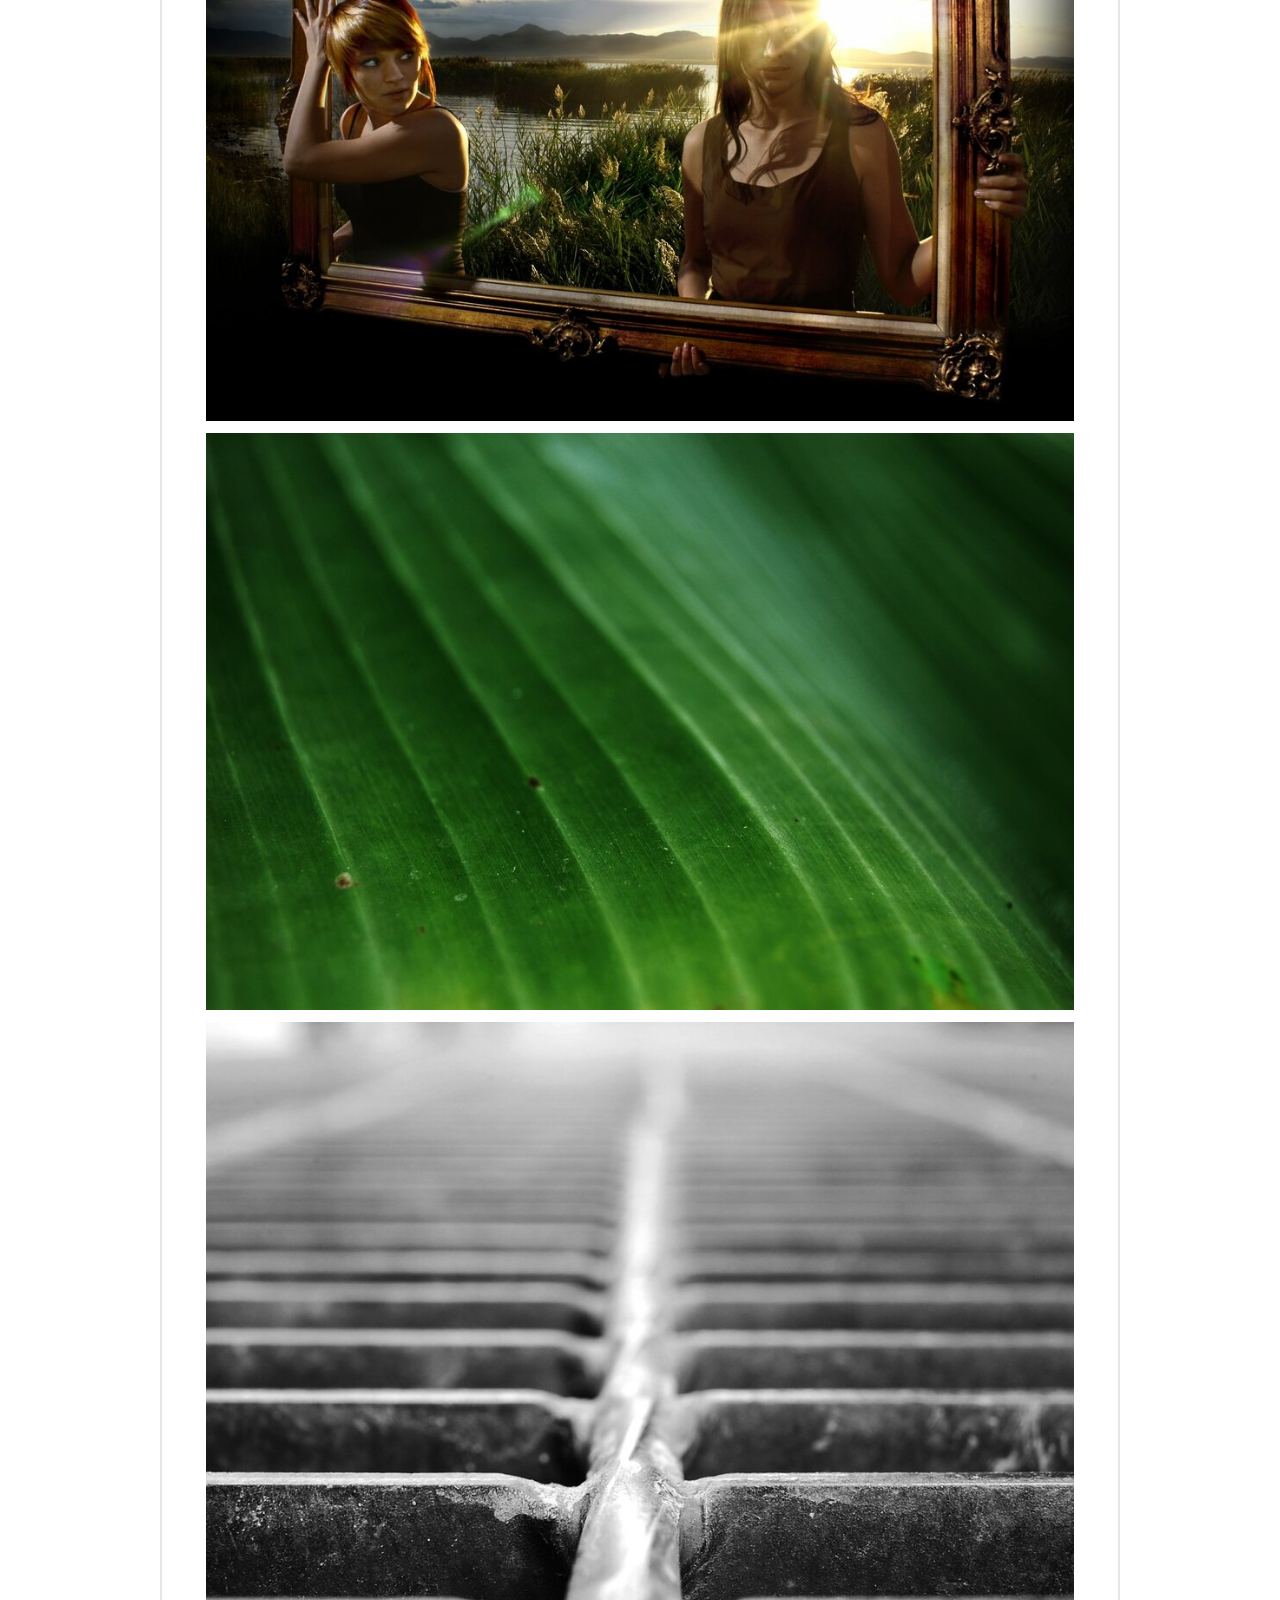
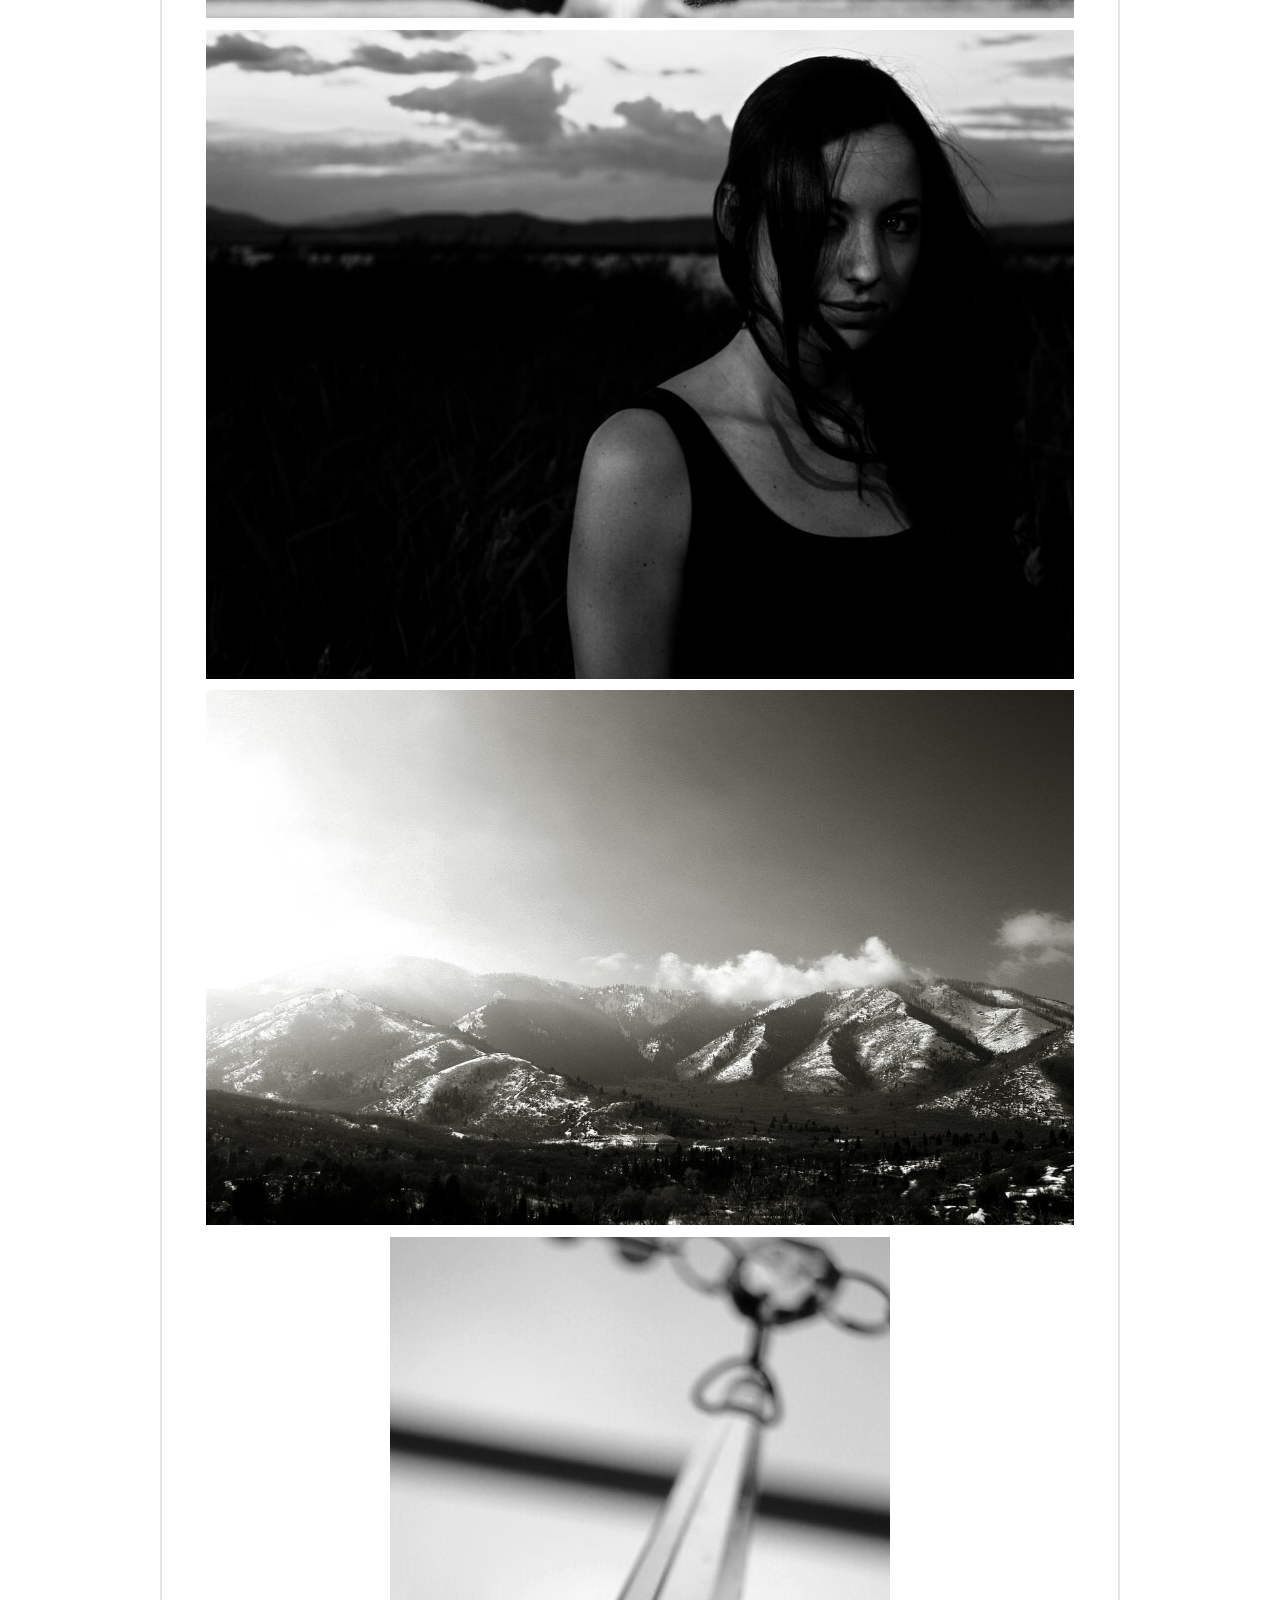
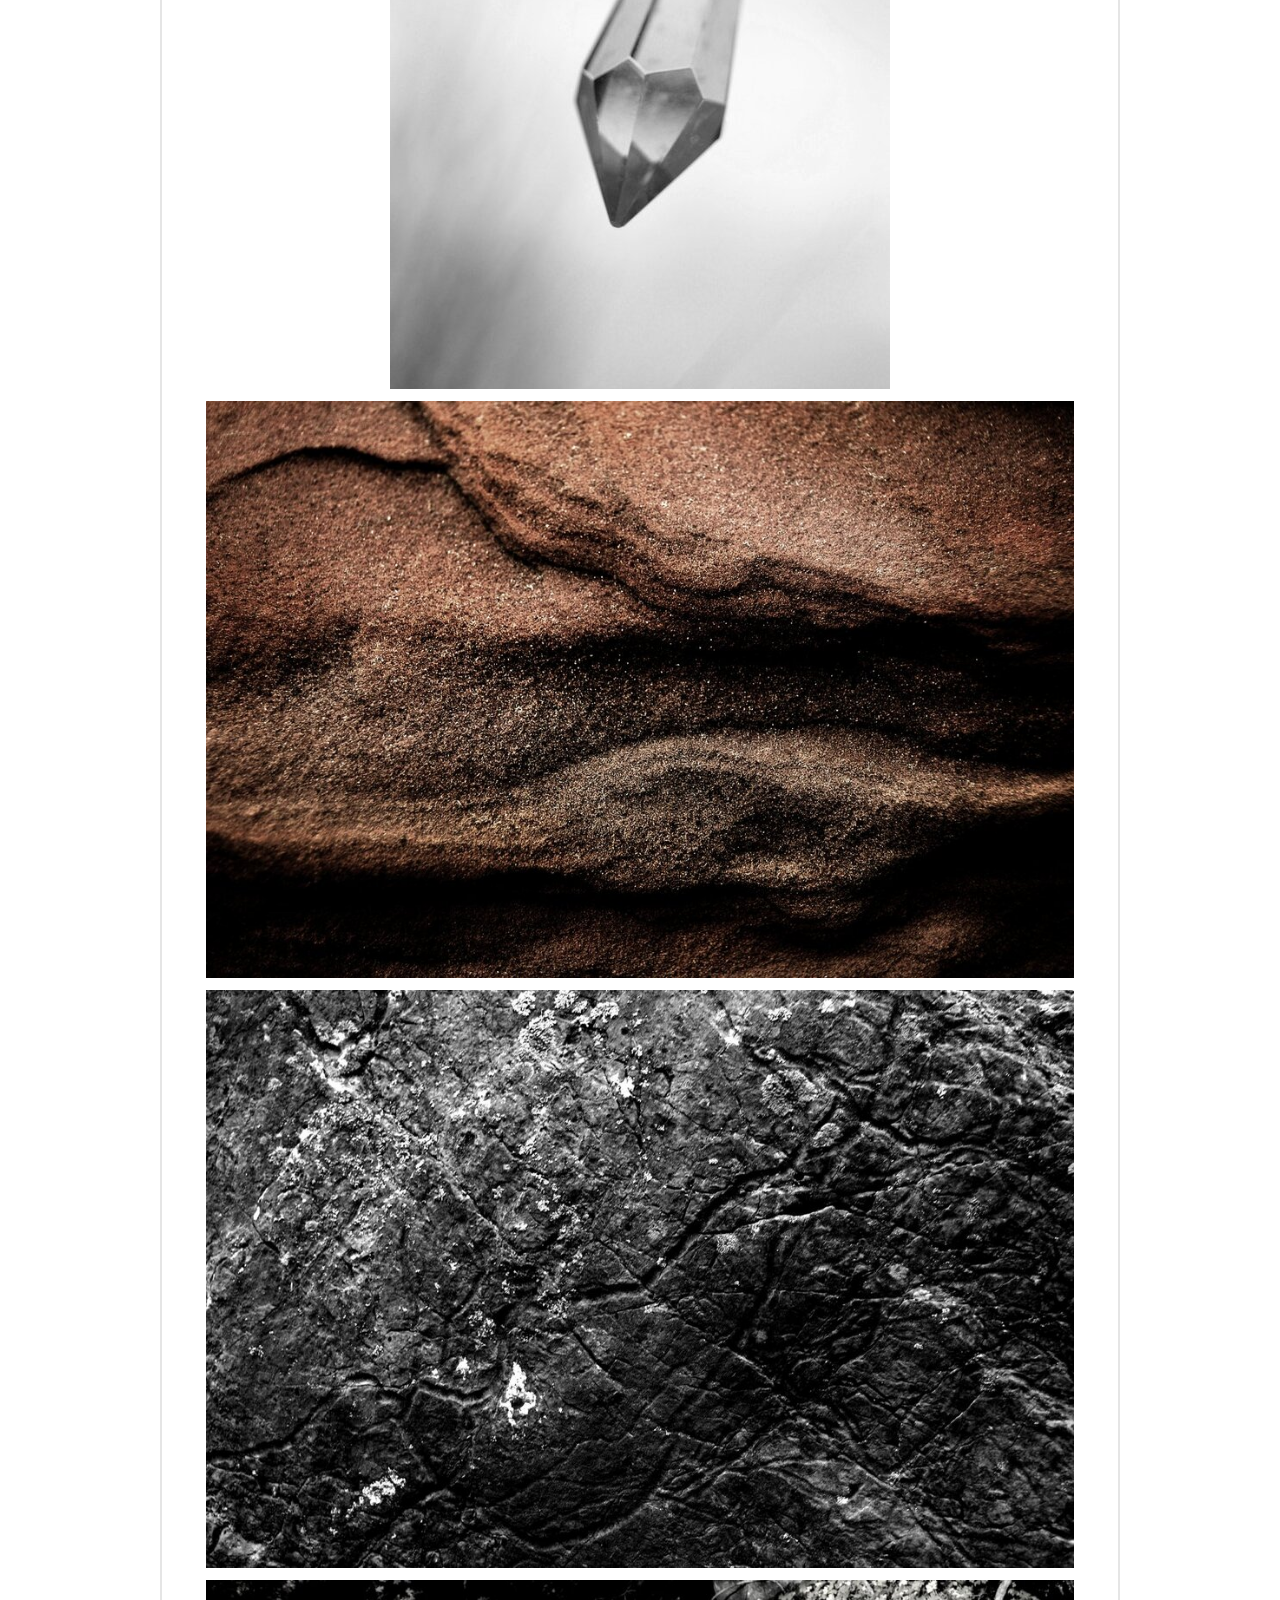
<file: photography/index.html>
<!DOCTYPE html>
<html lang="en">
<head>
	<meta charset="UTF-8">
	<meta content="width=device-width, initial-scale=1, maximum-scale=1, user-scalable=no" name="viewport">

	<link rel="shortcut icon" href="../img/favicon.ico">

	<title>JHC Illustration</title>

	<meta content="" name="description">
	<meta content="" name="keywords">

	<link href="../styles/normalize.css" rel="stylesheet">
	<link href="../styles/index.css?v=1.1" rel="stylesheet">
</head>
<body>
<div class="border">
<header>
	<h3>
		<a href="/">
			<img class="logo" src="../images/jhc_logo.png">
		</a>
	</h3>
	<nav>
		<a href="/logos-trademarks">Logos & Trademarks</a>
		<a href="/book-layout">Book Layout Design</a>
		<a href="/photography">Photography</a>
		<a href="/artwork">Artwork</a>
	</nav>
</header>

<main>
	<article id="portfolio">
		<h1>Photography</h1>
		<section class="photography">
			<div class="photography-item">
				<img src="../images/photography/autumn-forest.jpg">
			</div>
			<div class="photography-item">
				<img src="../images/photography/autumn-leaves.jpg">
			</div>
			<div class="photography-item">
				<img src="../images/photography/autumn-mountains.jpg">
			</div>
			<div class="photography-item">
				<img src="../images/photography/autumn-trail.jpg">
			</div>
			<div class="photography-item">
				<img src="../images/photography/autumn-trees.jpg">
			</div>
			<div class="photography-item">
				<img src="../images/photography/banana-leaf.jpg">
			</div>
			<div class="photography-item">
				<img src="../images/photography/chair.jpg">
			</div>
			<div class="photography-item">
				<img src="../images/photography/clouds_01.jpg">
			</div>
			<div class="photography-item">
				<img src="../images/photography/clouds_02.jpg">
			</div>
			<div class="photography-item">
				<img src="../images/photography/clouds_03.jpg">
			</div>
			<div class="photography-item">
				<img src="../images/photography/cobblestone.jpg">
			</div>
			<div class="photography-item">
				<img src="../images/photography/crack.jpg">
			</div>
			<div class="photography-item">
				<img src="../images/photography/desert-dawn.jpg">
			</div>
			<div class="photography-item">
				<img src="../images/photography/desert-sandrock.jpg">
			</div>
			<div class="photography-item">
				<img src="../images/photography/drop.jpg">
			</div>
			<div class="photography-item">
				<img src="../images/photography/framed.jpg">
			</div>
			<div class="photography-item">
				<img src="../images/photography/grass-leaf.jpg">
			</div>
			<div class="photography-item">
				<img src="../images/photography/grate.jpg">
			</div>
			<div class="photography-item">
				<img src="../images/photography/jen.jpg">
			</div>
			<div class="photography-item">
				<img src="../images/photography/mountain-scape.jpg">
			</div>
			<div class="photography-item">
				<img src="../images/photography/prism.jpg">
			</div>
			<div class="photography-item">
				<img src="../images/photography/red-rock.jpg">
			</div>
			<div class="photography-item">
				<img src="../images/photography/rock-roots.jpg">
			</div>
			<div class="photography-item">
				<img src="../images/photography/rock-shadows.jpg">
			</div>
			<div class="photography-item">
				<img src="../images/photography/sentinels.jpg">
			</div>
			<div class="photography-item">
				<img src="../images/photography/shattered-headstone.jpg">
			</div>
			<div class="photography-item">
				<img src="../images/photography/tree.jpg">
			</div>
			<div class="photography-item">
				<img src="../images/photography/umbrella-silhouette.jpg">
			</div>
		</section>
	</article>
	<article id="about">
		<section class="about">
			<div class="about-item">
				<img class="portrait" src="../images/portrait.png">
			</div>
			<div class="about-item">
				<p>Joseph Chapman is a DIY Illustrator, Graphic Designer, and Writer.</p>
				<p>He collaborates with Musicians, Writers and Coders to conceptualize and create thought-out, fantastic illustrations with clean presentation.</p>
				<p>Contact Joseph at <a href="mailto:contact@jhcillustration.com">contact@jhcillustration.com</a></p>
			</div>
		</section>
	</article>
</main>

<footer>
	<p>Copyright ©2020 JHC Illustration. All rights reserved.</p>
</footer>
</div>
</body>
</html>
</file>
<file: styles/index.css>
/*
 * FONTS
*/

@font-face {
    font-family: 'EB Garamond';
    src: url('../fonts/ebgaramond08-italic.woff2') format('woff2'),
         url('../fonts/ebgaramond08-italic.woff') format('woff');
    font-weight: normal;
    font-style: italic;

}

@font-face {
    font-family: 'EB Garamond';
    src: url('../fonts/ebgaramond08-regular.woff2') format('woff2'),
         url('../fonts/ebgaramond08-regular.woff') format('woff');
    font-weight: normal;
    font-style: normal;

}

@font-face {
    font-family: 'EB Garamond';
    src: url('../fonts/ebgaramond12-italic.woff2') format('woff2'),
         url('../fonts/ebgaramond12-italic.woff') format('woff');
    font-weight: bold;
    font-style: italic;

}

@font-face {
    font-family: 'EB Garamond';
    src: url('../fonts/ebgaramond12-regular.woff2') format('woff2'),
         url('../fonts/ebgaramond12-regular.woff') format('woff');
    font-weight: bold;
    font-style: normal;

}



/*
 * MAIN
*/

html {
	font-size: 22px;
}

body {
	background-color: white;
	font-family: 'EB Garamond', serif;
	font-weight: 400;
	line-height: 1.45;
	max-width: 1024px;
	margin: 0 auto;
	padding: 0;
	color: #333;
}

p {
	margin-bottom: 1.25em;
}
	p:first-child {
		margin-top: 0;
	}

a {
	color: #3e3579;
}

h1, h2, h3, h4, h5 {
	margin: 2.75rem 0 1rem;
	font-weight: 800;
	line-height: 1.15;
}

h1 {
	margin-top: 0;
	font-size: 3.052em;
}

h2 {
	font-size: 2.441em;
}

h3 {

	font-size: 1.953em;
}
	h3 a {
		text-decoration: none;
	}

h4 {
	font-size: 1.563em;
}

h5 {
	font-size: 1.25em;
}

small {
	font-size: 0.8em;
}




.border {
	margin: 32px;
	border: 2px solid rgba(0,0,0,.1);
}

header {
	border-bottom: 2px solid rgba(0,0,0,.1);
	padding-bottom: 2.75rem;
}

footer {
	border-top: 2px solid rgba(0,0,0,.1);
	padding-top: 2.75rem;
}

header,
footer {
	text-align: center;
}

header,
article {
	margin-bottom: 2.75rem;
}

main {
	padding: 0 2rem;
}

footer {
	margin-bottom: 1.25em;
}

article {
	display: flex;
	flex-flow: column;
}

nav {
	display: flex;
	justify-content: space-between;
	max-width: 600px;
	margin: auto;
}

img {
	max-width: 100%;
}

.portrait {
	max-width: 100%;
}

.rest {
	max-height: 50px;
}

.logo {
	margin-bottom: 2.75rem;
	max-width: 350px;
}

.about {
	margin-top: 2.75rem;
	display: flex;
	flex-flow: row wrap;
	justify-content: space-between;
}

.about-item {
	width: calc(50% - 10.6665px);
}

.portfolio {
	display: flex;
	flex-direction: column;
	justify-content: space-between;
}

.photography, .logos-trademarks {
	text-align: center;
}

.logos-trademarks h3 {
	text-align: left;
}

.portfolio-item {
	color: white;
	text-decoration: none;
	font-weight: bold;
	font-size: 1.953em;
	display: flex;
	justify-content: center;
	align-items: center;
	width: calc(50% - 10.6665px);
	height: 400px;
	margin-bottom: 1em;

	background-color: rgba(0,0,0,.44);
	background-blend-mode: multiply;
	background-position: center;
	background-size: cover;
	text-shadow: 1px 1px 5px black;
}

img + img {
	margin-top: 1rem;
}



a.logos-trademarks {
	background-image: url("../images/vp_ceramics.png");
}
a.graphic-design {
	background-image: url("../images/redmond_pamphlet_front.jpg");
}
a.photography {
	background-image: url("../images/photography/autumn-mountains.jpg");
}
a.artwork {
	background-image: url("../images/monument.jpg");
}




/**
 * Tooltip Styles
 */

/* Add this attribute to the element that needs a tooltip */
[data-tooltip] {
  position: relative;
  z-index: 2;
  cursor: pointer;
}

/* Hide the tooltip content by default */
[data-tooltip]:before,
[data-tooltip]:after {
  visibility: hidden;
  -ms-filter: "progid:DXImageTransform.Microsoft.Alpha(Opacity=0)";
  filter: progid: DXImageTransform.Microsoft.Alpha(Opacity=0);
  opacity: 0;
  pointer-events: none;
}

/* Position tooltip above the element */
[data-tooltip]:before {
  position: absolute;
  bottom: 150%;
  left: 50%;
  margin-bottom: 5px;
  margin-left: -80px;
  padding: 7px;
  width: 160px;
  -webkit-border-radius: 3px;
  -moz-border-radius: 3px;
  border-radius: 3px;
  background-color: #3e3579;
  background-color: hsla(143, 31, 66, 0.9);
  color: #fff;
  content: attr(data-tooltip);
  text-align: center;
  font-size: 16px;
  line-height: 1.2;
}

/* Triangle hack to make tooltip look like a speech bubble */
[data-tooltip]:after {
  position: absolute;
  bottom: 150%;
  left: 50%;
  margin-left: -5px;
  width: 0;
  border-top: 5px solid #000;
  border-top: 5px solid hsla(0, 0%, 20%, 0.9);
  border-right: 5px solid transparent;
  border-left: 5px solid transparent;
  content: " ";
  font-size: 0;
  line-height: 0;
}

/* Show tooltip content on hover */
[data-tooltip]:hover:before,
[data-tooltip]:hover:after {
  visibility: visible;
  -ms-filter: "progid:DXImageTransform.Microsoft.Alpha(Opacity=100)";
  filter: progid: DXImageTransform.Microsoft.Alpha(Opacity=100);
  opacity: 1;
}

.image-gallery {
	display: flex;
	flex-flow: row wrap;
	justify-content: space-between;
}

.image-gallery-item {
  width: auto;
  height: 180px;
  margin: 20px;
  cursor: pointer;
  transition: all 0.4s ease;
}

.thumbnailfade-leave-active,
.thumbnailfade-enter-active {
  transition: all 0.4s ease;
}

.thumbnailfade-enter-active {
  transition-delay: 0.4s;
}

.thumbnailfade-enter,
.thumbnailfade-leave-to {
  opacity: 0;
}

#filters {
  margin: 30px auto;
}

#filters span {
  margin: 15px;
}


/* Medium screens */
@media all and (max-width: 888px) {
	main {
		padding: 0 1rem;
	}
	.portfolio a {
		width: 100%;
	}
}

/* Small screens */
@media all and (max-width: 700px) {
	html {
		/*font-size: 17px;*/
	}
	body {
		/*line-height: 1.7;*/
	}
	nav {
		max-width: 300px;
	}
	nav, .portfolio, .about {
		flex-direction: column;
	}
	.about-item {
		width: 100%;
	}
}
</file>
